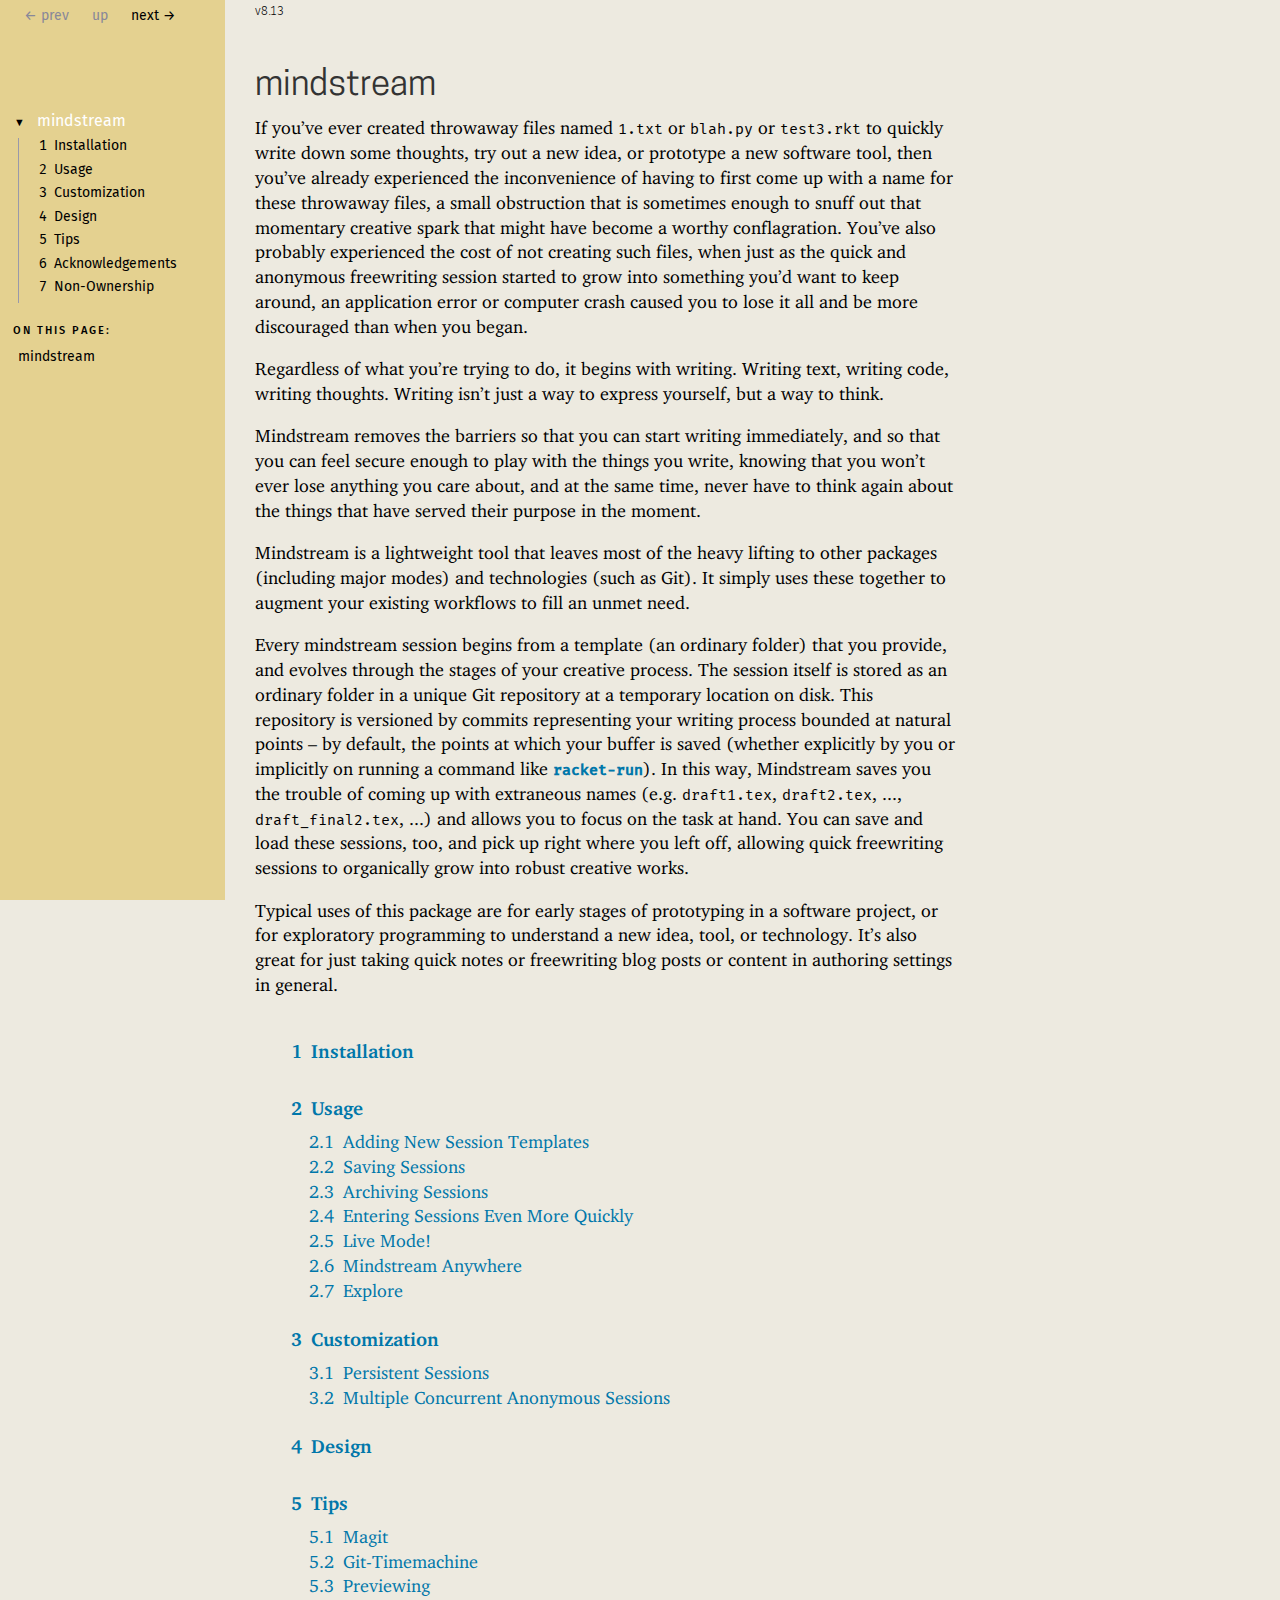
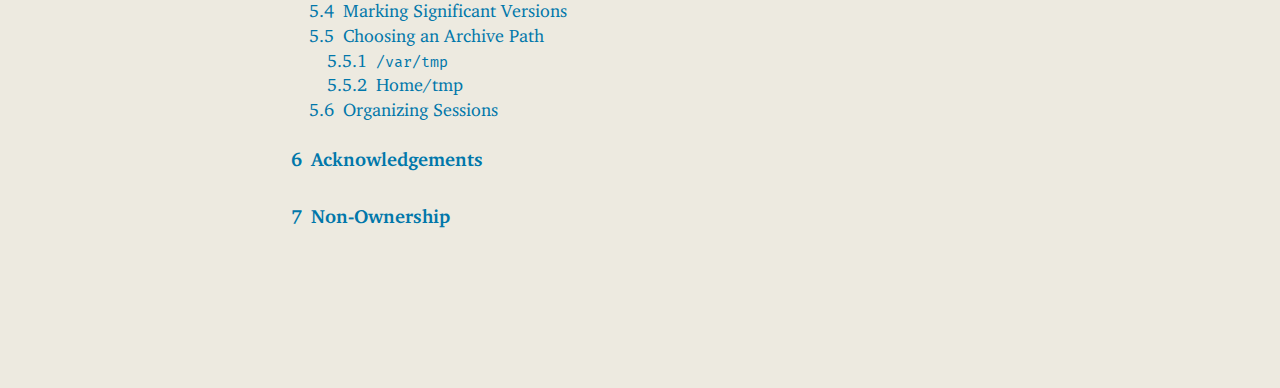
<file: index.html>
<!DOCTYPE html PUBLIC "-//W3C//DTD HTML 4.01 Transitional//EN" "http://www.w3.org/TR/html4/loose.dtd">
<html><head><meta http-equiv="content-type" content="text/html; charset=utf-8"/><meta name="viewport" content="width=device-width, initial-scale=0.8"/><title>mindstream</title><link rel="stylesheet" type="text/css" href="scribble.css" title="default"/><link rel="stylesheet" type="text/css" href="racket.css" title="default"/><link rel="stylesheet" type="text/css" href="manual-style.css" title="default"/><link rel="stylesheet" type="text/css" href="manual-racket.css" title="default"/><link rel="stylesheet" type="text/css" href="mindstream.css" title="default"/><script type="text/javascript" src="scribble-common.js"></script><script type="text/javascript" src="manual-racket.js"></script><!--[if IE 6]><style type="text/css">.SIEHidden { overflow: hidden; }</style><![endif]--></head><body id="scribble-racket-lang-org"><div class="tocset"><div class="tocview"><div class="tocviewlist tocviewlisttopspace"><div class="tocviewtitle"><table cellspacing="0" cellpadding="0"><tr><td style="width: 1em;"><a href="javascript:void(0);" title="Expand/Collapse" class="tocviewtoggle" onclick="TocviewToggle(this,&quot;tocview_0&quot;);">&#9660;</a></td><td></td><td><a href="" class="tocviewselflink" data-pltdoc="x">mindstream</a></td></tr></table></div><div class="tocviewsublistonly" style="display: block;" id="tocview_0"><table cellspacing="0" cellpadding="0"><tr><td align="right">1&nbsp;</td><td><a href="Installation.html" class="tocviewlink" data-pltdoc="x">Installation</a></td></tr><tr><td align="right">2&nbsp;</td><td><a href="Usage.html" class="tocviewlink" data-pltdoc="x">Usage</a></td></tr><tr><td align="right">3&nbsp;</td><td><a href="Customization.html" class="tocviewlink" data-pltdoc="x">Customization</a></td></tr><tr><td align="right">4&nbsp;</td><td><a href="Design.html" class="tocviewlink" data-pltdoc="x">Design</a></td></tr><tr><td align="right">5&nbsp;</td><td><a href="Tips.html" class="tocviewlink" data-pltdoc="x">Tips</a></td></tr><tr><td align="right">6&nbsp;</td><td><a href="Acknowledgements.html" class="tocviewlink" data-pltdoc="x">Acknowledgements</a></td></tr><tr><td align="right">7&nbsp;</td><td><a href="Non-Ownership.html" class="tocviewlink" data-pltdoc="x">Non-<wbr></wbr>Ownership</a></td></tr></table></div></div></div><div class="tocsub"><div class="tocsubtitle">On this page:</div><table class="tocsublist" cellspacing="0"><tr><td><span class="tocsublinknumber"></span><a href="#%28part._mindstream%29" class="tocsubseclink" data-pltdoc="x">mindstream</a></td></tr></table></div></div><div class="maincolumn"><div class="main"><div class="versionbox"><span class="version">8.13</span></div><div class="navsettop"><span class="navleft"><div class="nosearchform"></div>&nbsp;&nbsp;<span class="tocsettoggle">&nbsp;&nbsp;<a href="javascript:void(0);" title="show/hide table of contents" onclick="TocsetToggle();">contents</a></span></span><span class="navright">&nbsp;&nbsp;<span class="nonavigation">&larr; prev</span>&nbsp;&nbsp;<span class="nonavigation">up</span>&nbsp;&nbsp;<a href="Installation.html" title="forward to &quot;1 Installation&quot;" data-pltdoc="x" rel="next">next &rarr;</a></span>&nbsp;</div><h2 class="heading"><a name="(part._mindstream)"></a>mindstream<span class="button-group"><a href="#(part._mindstream)" class="heading-anchor" title="Link to here">🔗</a><span style="visibility: hidden"> </span></span></h2><p>If you&rsquo;ve ever created throwaway files named <span class="RktSym">1.txt</span><span class="RktMeta"></span> or <span class="RktSym">blah.py</span><span class="RktMeta"></span> or <span class="RktSym">test3.rkt</span><span class="RktMeta"></span> to quickly write down some thoughts, try out a new idea, or prototype a new software tool, then you&rsquo;ve already experienced the inconvenience of having to first come up with a name for these throwaway files, a small obstruction that is sometimes enough to snuff out that momentary creative spark that might have become a worthy conflagration. You&rsquo;ve also probably experienced the cost of not creating such files, when just as the quick and anonymous freewriting session started to grow into something you&rsquo;d want to keep around, an application error or computer crash caused you to lose it all and be more discouraged than when you began.</p><p>Regardless of what you&rsquo;re trying to do, it begins with writing. Writing text, writing code, writing thoughts. Writing isn&rsquo;t just a way to express yourself, but a way to think.</p><p>Mindstream removes the barriers so that you can start writing immediately, and so that you can feel secure enough to play with the things you write, knowing that you won&rsquo;t ever lose anything you care about, and at the same time, never have to think again about the things that have served their purpose in the moment.</p><p>Mindstream is a lightweight tool that leaves most of the heavy lifting to other packages (including major modes) and technologies (such as Git). It simply uses these together to augment your existing workflows to fill an unmet need.</p><p>Every mindstream session begins from a template (an ordinary folder) that you provide, and evolves through the stages of your creative process. The session itself is stored as an ordinary folder in a unique Git repository at a temporary location on disk. This repository is versioned by commits representing your writing process bounded at natural points &ndash; by default, the points at which your buffer is saved (whether explicitly by you or implicitly on running a command like <a href="https://racket-mode.com/#racket_002drun"><span style="font-weight: bold"><span class="RktSym">racket-run</span><span class="RktMeta"></span></span></a>). In this way, Mindstream saves you the trouble of coming up with extraneous names (e.g. <span class="RktSym">draft1.tex</span><span class="RktMeta"></span>, <span class="RktSym">draft2.tex</span><span class="RktMeta"></span>, ..., <span class="RktSym">draft_final2.tex</span><span class="RktMeta"></span>, ...) and allows you to focus on the task at hand. You can save and load these sessions, too, and pick up right where you left off, allowing quick freewriting sessions to organically grow into robust creative works.</p><p>Typical uses of this package are for early stages of prototyping in a software project, or for exploratory programming to understand a new idea, tool, or technology. It&rsquo;s also great for just taking quick notes or freewriting blog posts or content in authoring settings in general.</p><table cellspacing="0" cellpadding="0"><tr><td><p><span class="hspace">&nbsp;&nbsp;&nbsp;&nbsp;</span><a href="Installation.html" class="toptoclink" data-pltdoc="x">1<span class="hspace">&nbsp;</span>Installation</a></p></td></tr><tr><td><p><span class="hspace"></span></p></td></tr><tr><td><p><span class="hspace">&nbsp;&nbsp;&nbsp;&nbsp;</span><a href="Usage.html" class="toptoclink" data-pltdoc="x">2<span class="hspace">&nbsp;</span>Usage</a></p></td></tr><tr><td><p><span class="hspace">&nbsp;&nbsp;&nbsp;&nbsp;&nbsp;&nbsp;</span><a href="Usage.html#%28part._.Adding_.New_.Session_.Templates%29" class="toclink" data-pltdoc="x">2.1<span class="hspace">&nbsp;</span>Adding New Session Templates</a></p></td></tr><tr><td><p><span class="hspace">&nbsp;&nbsp;&nbsp;&nbsp;&nbsp;&nbsp;</span><a href="Usage.html#%28part._.Saving_.Sessions%29" class="toclink" data-pltdoc="x">2.2<span class="hspace">&nbsp;</span>Saving Sessions</a></p></td></tr><tr><td><p><span class="hspace">&nbsp;&nbsp;&nbsp;&nbsp;&nbsp;&nbsp;</span><a href="Usage.html#%28part._.Archiving_.Sessions%29" class="toclink" data-pltdoc="x">2.3<span class="hspace">&nbsp;</span>Archiving Sessions</a></p></td></tr><tr><td><p><span class="hspace">&nbsp;&nbsp;&nbsp;&nbsp;&nbsp;&nbsp;</span><a href="Usage.html#%28part._.Entering_.Sessions_.Even_.More_.Quickly%29" class="toclink" data-pltdoc="x">2.4<span class="hspace">&nbsp;</span>Entering Sessions Even More Quickly</a></p></td></tr><tr><td><p><span class="hspace">&nbsp;&nbsp;&nbsp;&nbsp;&nbsp;&nbsp;</span><a href="Usage.html#%28part._.Live_.Mode_%29" class="toclink" data-pltdoc="x">2.5<span class="hspace">&nbsp;</span>Live Mode!</a></p></td></tr><tr><td><p><span class="hspace">&nbsp;&nbsp;&nbsp;&nbsp;&nbsp;&nbsp;</span><a href="Usage.html#%28part._.Mindstream_.Anywhere%29" class="toclink" data-pltdoc="x">2.6<span class="hspace">&nbsp;</span>Mindstream Anywhere</a></p></td></tr><tr><td><p><span class="hspace">&nbsp;&nbsp;&nbsp;&nbsp;&nbsp;&nbsp;</span><a href="Usage.html#%28part._.Explore%29" class="toclink" data-pltdoc="x">2.7<span class="hspace">&nbsp;</span>Explore</a></p></td></tr><tr><td><p><span class="hspace"></span></p></td></tr><tr><td><p><span class="hspace">&nbsp;&nbsp;&nbsp;&nbsp;</span><a href="Customization.html" class="toptoclink" data-pltdoc="x">3<span class="hspace">&nbsp;</span>Customization</a></p></td></tr><tr><td><p><span class="hspace">&nbsp;&nbsp;&nbsp;&nbsp;&nbsp;&nbsp;</span><a href="Customization.html#%28part._.Persistent_.Sessions%29" class="toclink" data-pltdoc="x">3.1<span class="hspace">&nbsp;</span>Persistent Sessions</a></p></td></tr><tr><td><p><span class="hspace">&nbsp;&nbsp;&nbsp;&nbsp;&nbsp;&nbsp;</span><a href="Customization.html#%28part._.Multiple_.Concurrent_.Anonymous_.Sessions%29" class="toclink" data-pltdoc="x">3.2<span class="hspace">&nbsp;</span>Multiple Concurrent Anonymous Sessions</a></p></td></tr><tr><td><p><span class="hspace"></span></p></td></tr><tr><td><p><span class="hspace">&nbsp;&nbsp;&nbsp;&nbsp;</span><a href="Design.html" class="toptoclink" data-pltdoc="x">4<span class="hspace">&nbsp;</span>Design</a></p></td></tr><tr><td><p><span class="hspace"></span></p></td></tr><tr><td><p><span class="hspace">&nbsp;&nbsp;&nbsp;&nbsp;</span><a href="Tips.html" class="toptoclink" data-pltdoc="x">5<span class="hspace">&nbsp;</span>Tips</a></p></td></tr><tr><td><p><span class="hspace">&nbsp;&nbsp;&nbsp;&nbsp;&nbsp;&nbsp;</span><a href="Tips.html#%28part._.Magit%29" class="toclink" data-pltdoc="x">5.1<span class="hspace">&nbsp;</span>Magit</a></p></td></tr><tr><td><p><span class="hspace">&nbsp;&nbsp;&nbsp;&nbsp;&nbsp;&nbsp;</span><a href="Tips.html#%28part._.Git-.Timemachine%29" class="toclink" data-pltdoc="x">5.2<span class="hspace">&nbsp;</span>Git-Timemachine</a></p></td></tr><tr><td><p><span class="hspace">&nbsp;&nbsp;&nbsp;&nbsp;&nbsp;&nbsp;</span><a href="Tips.html#%28part._.Previewing%29" class="toclink" data-pltdoc="x">5.3<span class="hspace">&nbsp;</span>Previewing</a></p></td></tr><tr><td><p><span class="hspace">&nbsp;&nbsp;&nbsp;&nbsp;&nbsp;&nbsp;</span><a href="Tips.html#%28part._.Marking_.Significant_.Versions%29" class="toclink" data-pltdoc="x">5.4<span class="hspace">&nbsp;</span>Marking Significant Versions</a></p></td></tr><tr><td><p><span class="hspace">&nbsp;&nbsp;&nbsp;&nbsp;&nbsp;&nbsp;</span><a href="Tips.html#%28part._.Choosing_an_.Archive_.Path%29" class="toclink" data-pltdoc="x">5.5<span class="hspace">&nbsp;</span>Choosing an Archive Path</a></p></td></tr><tr><td><p><span class="hspace">&nbsp;&nbsp;&nbsp;&nbsp;&nbsp;&nbsp;&nbsp;&nbsp;</span><a href="Tips.html#%28part.__var_tmp%29" class="toclink" data-pltdoc="x">5.5.1<span class="hspace">&nbsp;</span><span class="RktSym">/var/tmp</span><span class="RktMeta"></span></a></p></td></tr><tr><td><p><span class="hspace">&nbsp;&nbsp;&nbsp;&nbsp;&nbsp;&nbsp;&nbsp;&nbsp;</span><a href="Tips.html#%28part._.Home_tmp%29" class="toclink" data-pltdoc="x">5.5.2<span class="hspace">&nbsp;</span>Home/tmp</a></p></td></tr><tr><td><p><span class="hspace">&nbsp;&nbsp;&nbsp;&nbsp;&nbsp;&nbsp;</span><a href="Tips.html#%28part._.Organizing_.Sessions%29" class="toclink" data-pltdoc="x">5.6<span class="hspace">&nbsp;</span>Organizing Sessions</a></p></td></tr><tr><td><p><span class="hspace"></span></p></td></tr><tr><td><p><span class="hspace">&nbsp;&nbsp;&nbsp;&nbsp;</span><a href="Acknowledgements.html" class="toptoclink" data-pltdoc="x">6<span class="hspace">&nbsp;</span>Acknowledgements</a></p></td></tr><tr><td><p><span class="hspace"></span></p></td></tr><tr><td><p><span class="hspace">&nbsp;&nbsp;&nbsp;&nbsp;</span><a href="Non-Ownership.html" class="toptoclink" data-pltdoc="x">7<span class="hspace">&nbsp;</span>Non-Ownership</a></p></td></tr></table><div class="navsetbottom"><span class="navleft"><div class="nosearchform"></div>&nbsp;&nbsp;<span class="tocsettoggle">&nbsp;&nbsp;<a href="javascript:void(0);" title="show/hide table of contents" onclick="TocsetToggle();">contents</a></span></span><span class="navright">&nbsp;&nbsp;<span class="nonavigation">&larr; prev</span>&nbsp;&nbsp;<span class="nonavigation">up</span>&nbsp;&nbsp;<a href="Installation.html" title="forward to &quot;1 Installation&quot;" data-pltdoc="x" rel="next">next &rarr;</a></span>&nbsp;</div></div></div><div id="contextindicator">&nbsp;</div></body></html>
</file>
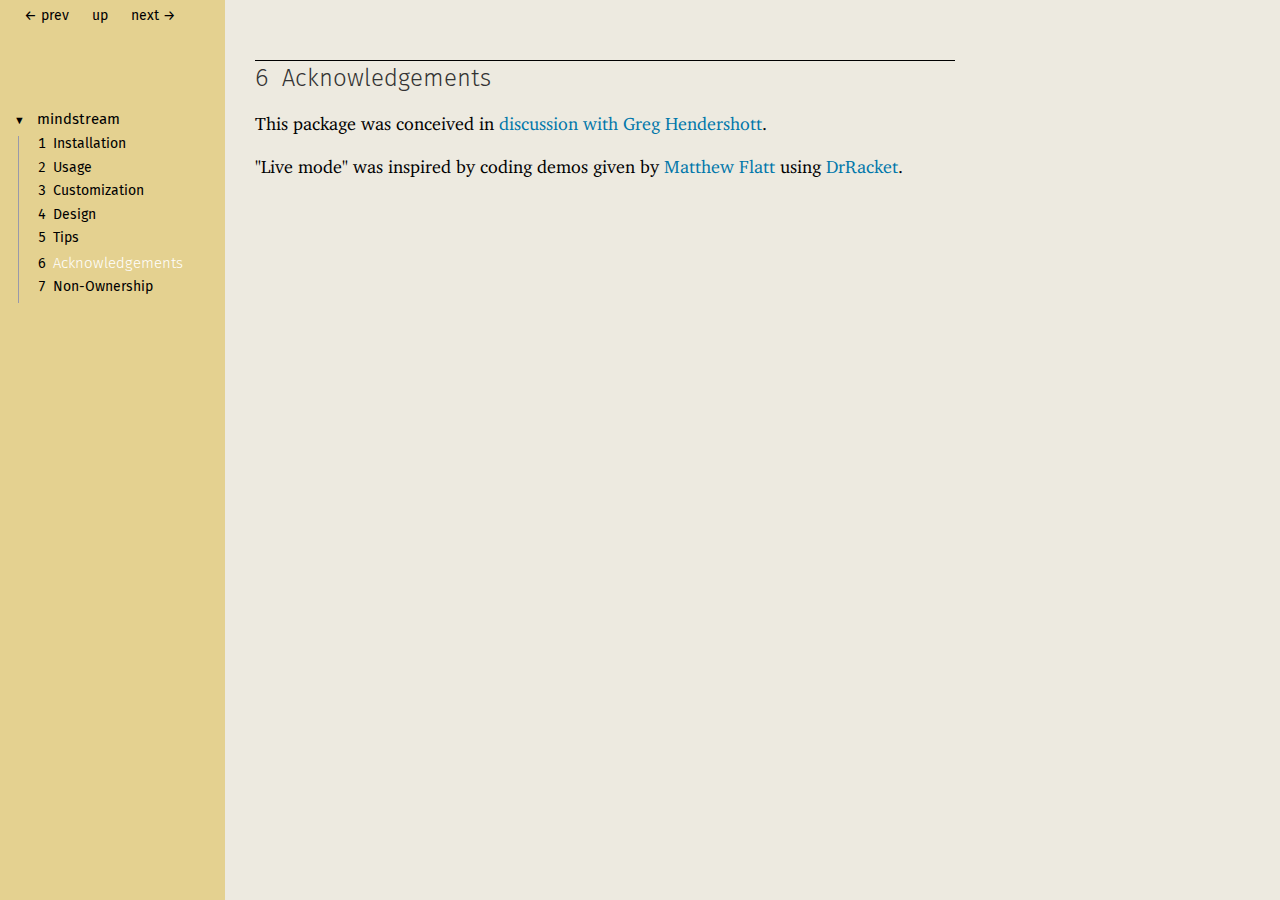
<file: Acknowledgements.html>
<!DOCTYPE html PUBLIC "-//W3C//DTD HTML 4.01 Transitional//EN" "http://www.w3.org/TR/html4/loose.dtd">
<html><head><meta http-equiv="content-type" content="text/html; charset=utf-8"/><meta name="viewport" content="width=device-width, initial-scale=0.8"/><title>6&nbsp;Acknowledgements</title><link rel="stylesheet" type="text/css" href="scribble.css" title="default"/><link rel="stylesheet" type="text/css" href="manual-style.css" title="default"/><link rel="stylesheet" type="text/css" href="manual-racket.css" title="default"/><link rel="stylesheet" type="text/css" href="mindstream.css" title="default"/><script type="text/javascript" src="scribble-common.js"></script><script type="text/javascript" src="manual-racket.js"></script><!--[if IE 6]><style type="text/css">.SIEHidden { overflow: hidden; }</style><![endif]--></head><body id="scribble-racket-lang-org"><div class="tocset"><div class="tocview"><div class="tocviewlist tocviewlisttopspace"><div class="tocviewtitle"><table cellspacing="0" cellpadding="0"><tr><td style="width: 1em;"><a href="javascript:void(0);" title="Expand/Collapse" class="tocviewtoggle" onclick="TocviewToggle(this,&quot;tocview_0&quot;);">&#9660;</a></td><td></td><td><a href="index.html" class="tocviewlink" data-pltdoc="x">mindstream</a></td></tr></table></div><div class="tocviewsublistonly" style="display: block;" id="tocview_0"><table cellspacing="0" cellpadding="0"><tr><td align="right">1&nbsp;</td><td><a href="Installation.html" class="tocviewlink" data-pltdoc="x">Installation</a></td></tr><tr><td align="right">2&nbsp;</td><td><a href="Usage.html" class="tocviewlink" data-pltdoc="x">Usage</a></td></tr><tr><td align="right">3&nbsp;</td><td><a href="Customization.html" class="tocviewlink" data-pltdoc="x">Customization</a></td></tr><tr><td align="right">4&nbsp;</td><td><a href="Design.html" class="tocviewlink" data-pltdoc="x">Design</a></td></tr><tr><td align="right">5&nbsp;</td><td><a href="Tips.html" class="tocviewlink" data-pltdoc="x">Tips</a></td></tr><tr><td align="right">6&nbsp;</td><td><a href="Acknowledgements.html" class="tocviewselflink" data-pltdoc="x">Acknowledgements</a></td></tr><tr><td align="right">7&nbsp;</td><td><a href="Non-Ownership.html" class="tocviewlink" data-pltdoc="x">Non-<wbr></wbr>Ownership</a></td></tr></table></div></div></div></div><div class="maincolumn"><div class="main"><div class="navsettop"><span class="navleft"><div class="nosearchform"></div>&nbsp;&nbsp;<span class="tocsettoggle">&nbsp;&nbsp;<a href="javascript:void(0);" title="show/hide table of contents" onclick="TocsetToggle();">contents</a></span></span><span class="navright">&nbsp;&nbsp;<a href="Tips.html" title="backward to &quot;5 Tips&quot;" data-pltdoc="x" rel="prev">&larr; prev</a>&nbsp;&nbsp;<a href="index.html" title="up to &quot;mindstream&quot;" data-pltdoc="x">up</a>&nbsp;&nbsp;<a href="Non-Ownership.html" title="forward to &quot;7 Non-Ownership&quot;" data-pltdoc="x" rel="next">next &rarr;</a></span>&nbsp;</div><h3 class="heading">6<tt>&nbsp;</tt><a name="(part._.Acknowledgements)"></a>Acknowledgements<span class="button-group"><a href="#(part._.Acknowledgements)" class="heading-anchor" title="Link to here">🔗</a><span style="visibility: hidden"> </span></span></h3><p>This package was conceived in <a href="https://github.com/greghendershott/racket-mode/issues/628">discussion with Greg Hendershott</a>.</p><p>"Live mode" was inspired by coding demos given by <a href="https://users.cs.utah.edu/~mflatt/">Matthew Flatt</a> using <a href="https://docs.racket-lang.org/drracket/index.html">DrRacket</a>.</p><div class="navsetbottom"><span class="navleft"><div class="nosearchform"></div>&nbsp;&nbsp;<span class="tocsettoggle">&nbsp;&nbsp;<a href="javascript:void(0);" title="show/hide table of contents" onclick="TocsetToggle();">contents</a></span></span><span class="navright">&nbsp;&nbsp;<a href="Tips.html" title="backward to &quot;5 Tips&quot;" data-pltdoc="x" rel="prev">&larr; prev</a>&nbsp;&nbsp;<a href="index.html" title="up to &quot;mindstream&quot;" data-pltdoc="x">up</a>&nbsp;&nbsp;<a href="Non-Ownership.html" title="forward to &quot;7 Non-Ownership&quot;" data-pltdoc="x" rel="next">next &rarr;</a></span>&nbsp;</div></div></div><div id="contextindicator">&nbsp;</div></body></html>
</file>
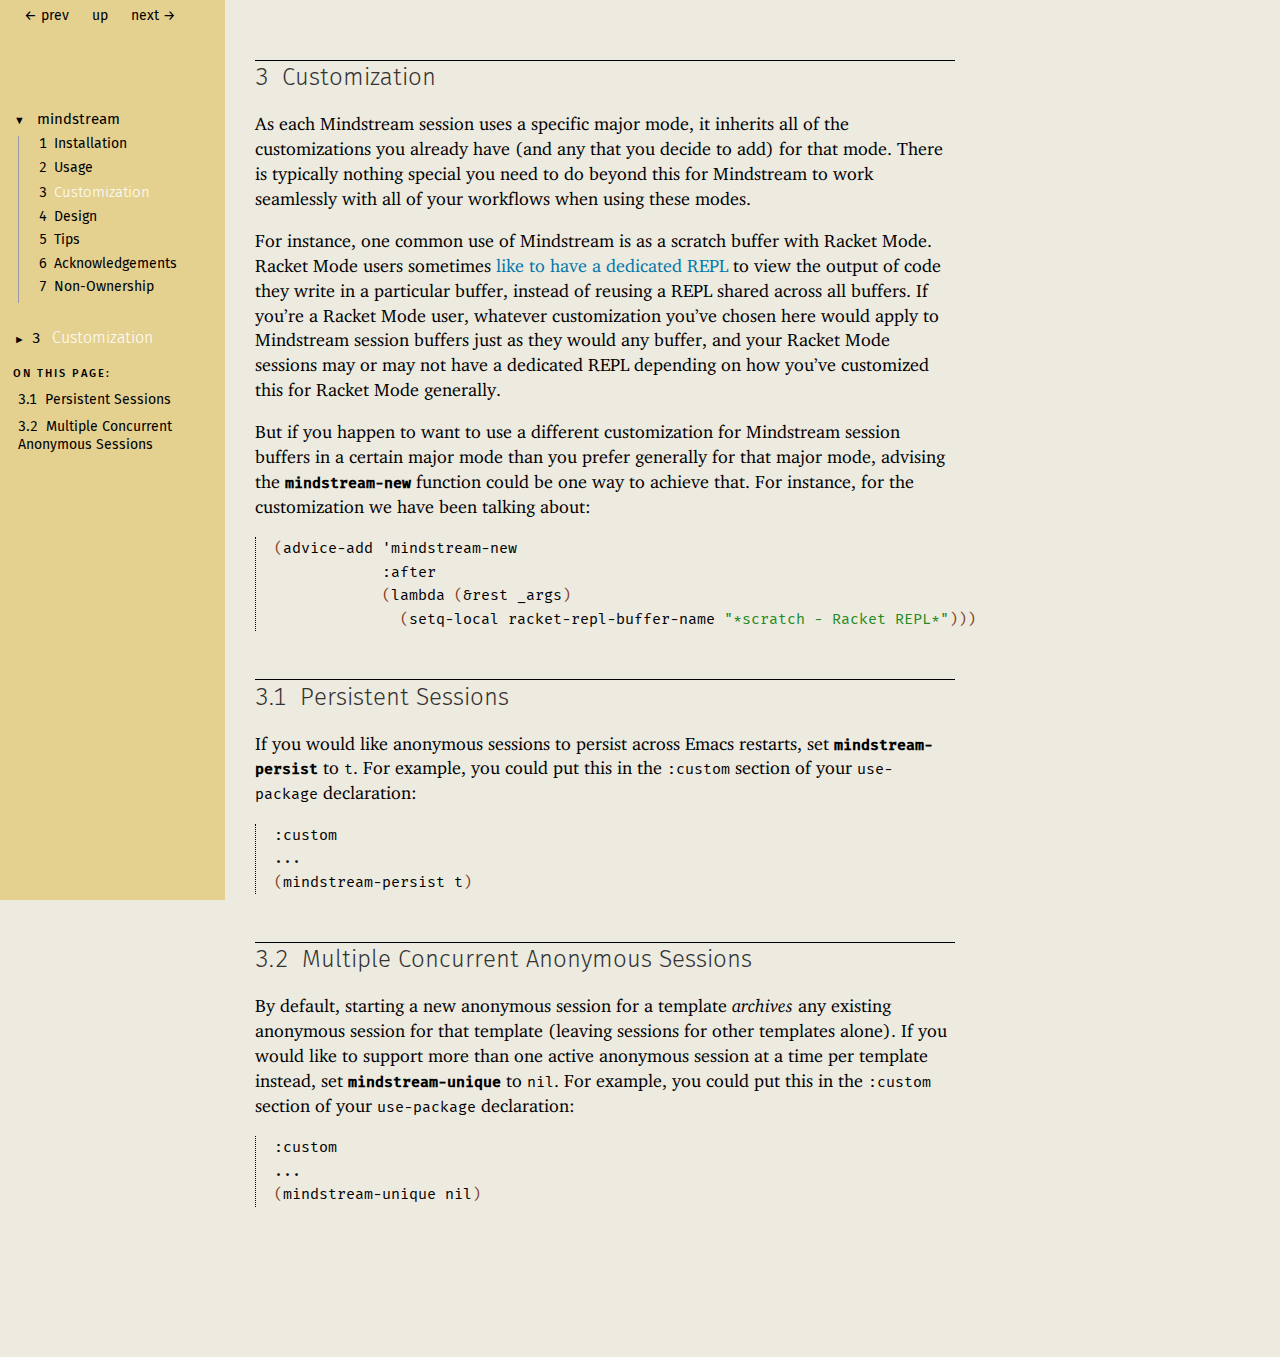
<file: Customization.html>
<!DOCTYPE html PUBLIC "-//W3C//DTD HTML 4.01 Transitional//EN" "http://www.w3.org/TR/html4/loose.dtd">
<html><head><meta http-equiv="content-type" content="text/html; charset=utf-8"/><meta name="viewport" content="width=device-width, initial-scale=0.8"/><title>3&nbsp;Customization</title><link rel="stylesheet" type="text/css" href="scribble.css" title="default"/><link rel="stylesheet" type="text/css" href="racket.css" title="default"/><link rel="stylesheet" type="text/css" href="manual-style.css" title="default"/><link rel="stylesheet" type="text/css" href="manual-racket.css" title="default"/><link rel="stylesheet" type="text/css" href="mindstream.css" title="default"/><script type="text/javascript" src="scribble-common.js"></script><script type="text/javascript" src="manual-racket.js"></script><!--[if IE 6]><style type="text/css">.SIEHidden { overflow: hidden; }</style><![endif]--></head><body id="scribble-racket-lang-org"><div class="tocset"><div class="tocview"><div class="tocviewlist tocviewlisttopspace"><div class="tocviewtitle"><table cellspacing="0" cellpadding="0"><tr><td style="width: 1em;"><a href="javascript:void(0);" title="Expand/Collapse" class="tocviewtoggle" onclick="TocviewToggle(this,&quot;tocview_0&quot;);">&#9660;</a></td><td></td><td><a href="index.html" class="tocviewlink" data-pltdoc="x">mindstream</a></td></tr></table></div><div class="tocviewsublisttop" style="display: block;" id="tocview_0"><table cellspacing="0" cellpadding="0"><tr><td align="right">1&nbsp;</td><td><a href="Installation.html" class="tocviewlink" data-pltdoc="x">Installation</a></td></tr><tr><td align="right">2&nbsp;</td><td><a href="Usage.html" class="tocviewlink" data-pltdoc="x">Usage</a></td></tr><tr><td align="right">3&nbsp;</td><td><a href="Customization.html" class="tocviewselflink" data-pltdoc="x">Customization</a></td></tr><tr><td align="right">4&nbsp;</td><td><a href="Design.html" class="tocviewlink" data-pltdoc="x">Design</a></td></tr><tr><td align="right">5&nbsp;</td><td><a href="Tips.html" class="tocviewlink" data-pltdoc="x">Tips</a></td></tr><tr><td align="right">6&nbsp;</td><td><a href="Acknowledgements.html" class="tocviewlink" data-pltdoc="x">Acknowledgements</a></td></tr><tr><td align="right">7&nbsp;</td><td><a href="Non-Ownership.html" class="tocviewlink" data-pltdoc="x">Non-<wbr></wbr>Ownership</a></td></tr></table></div></div><div class="tocviewlist"><table cellspacing="0" cellpadding="0"><tr><td style="width: 1em;"><a href="javascript:void(0);" title="Expand/Collapse" class="tocviewtoggle" onclick="TocviewToggle(this,&quot;tocview_1&quot;);">&#9658;</a></td><td>3&nbsp;</td><td><a href="Customization.html" class="tocviewselflink" data-pltdoc="x">Customization</a></td></tr></table><div class="tocviewsublistbottom" style="display: none;" id="tocview_1"><table cellspacing="0" cellpadding="0"><tr><td align="right">3.1&nbsp;</td><td><a href="Customization.html#%28part._.Persistent_.Sessions%29" class="tocviewlink" data-pltdoc="x">Persistent Sessions</a></td></tr><tr><td align="right">3.2&nbsp;</td><td><a href="Customization.html#%28part._.Multiple_.Concurrent_.Anonymous_.Sessions%29" class="tocviewlink" data-pltdoc="x">Multiple Concurrent Anonymous Sessions</a></td></tr></table></div></div></div><div class="tocsub"><div class="tocsubtitle">On this page:</div><table class="tocsublist" cellspacing="0"><tr><td><span class="tocsublinknumber">3.1<tt>&nbsp;</tt></span><a href="#%28part._.Persistent_.Sessions%29" class="tocsubseclink" data-pltdoc="x">Persistent Sessions</a></td></tr><tr><td><span class="tocsublinknumber">3.2<tt>&nbsp;</tt></span><a href="#%28part._.Multiple_.Concurrent_.Anonymous_.Sessions%29" class="tocsubseclink" data-pltdoc="x">Multiple Concurrent Anonymous Sessions</a></td></tr></table></div></div><div class="maincolumn"><div class="main"><div class="navsettop"><span class="navleft"><div class="nosearchform"></div>&nbsp;&nbsp;<span class="tocsettoggle">&nbsp;&nbsp;<a href="javascript:void(0);" title="show/hide table of contents" onclick="TocsetToggle();">contents</a></span></span><span class="navright">&nbsp;&nbsp;<a href="Usage.html" title="backward to &quot;2 Usage&quot;" data-pltdoc="x" rel="prev">&larr; prev</a>&nbsp;&nbsp;<a href="index.html" title="up to &quot;mindstream&quot;" data-pltdoc="x">up</a>&nbsp;&nbsp;<a href="Design.html" title="forward to &quot;4 Design&quot;" data-pltdoc="x" rel="next">next &rarr;</a></span>&nbsp;</div><h3 class="heading">3<tt>&nbsp;</tt><a name="(part._.Customization)"></a>Customization<span class="button-group"><a href="#(part._.Customization)" class="heading-anchor" title="Link to here">🔗</a><span style="visibility: hidden"> </span></span></h3><p>As each Mindstream session uses a specific major mode, it inherits all of the customizations you already have (and any that you decide to add) for that mode. There is typically nothing special you need to do beyond this for Mindstream to work seamlessly with all of your workflows when using these modes.</p><p>For instance, one common use of Mindstream is as a scratch buffer with Racket Mode. Racket Mode users sometimes <a href="https://racket-mode.com/#Edit-buffers-and-REPL-buffers">like to have a dedicated REPL</a> to view the output of code they write in a particular buffer, instead of reusing a REPL shared across all buffers. If you&rsquo;re a Racket Mode user, whatever customization you&rsquo;ve chosen here would apply to Mindstream session buffers just as they would any buffer, and your Racket Mode sessions may or may not have a dedicated REPL depending on how you&rsquo;ve customized this for Racket Mode generally.</p><p>But if you happen to want to use a different customization for Mindstream session buffers in a certain major mode than you prefer generally for that major mode, advising the <span style="font-weight: bold"><span class="RktSym">mindstream-new</span><span class="RktMeta"></span></span> function could be one way to achieve that. For instance, for the customization we have been talking about:</p><blockquote class="SCodeFlow"><table cellspacing="0" cellpadding="0" class="RktBlk"><tr><td><span class="RktPn">(</span><span class="RktSym">advice-add</span><span class="RktMeta"></span><span class="hspace">&nbsp;</span><span class="RktMeta"></span><span class="RktSym">'</span><span class="RktSym">mindstream-new</span><span class="RktMeta"></span></td></tr><tr><td><span class="RktMeta"></span><span class="hspace">&nbsp;&nbsp;&nbsp;&nbsp;&nbsp;&nbsp;&nbsp;&nbsp;&nbsp;&nbsp;&nbsp;&nbsp;</span><span class="RktMeta"></span><span class="RktSym">:after</span><span class="RktMeta"></span></td></tr><tr><td><span class="RktMeta"></span><span class="hspace">&nbsp;&nbsp;&nbsp;&nbsp;&nbsp;&nbsp;&nbsp;&nbsp;&nbsp;&nbsp;&nbsp;&nbsp;</span><span class="RktMeta"></span><span class="RktPn">(</span><span class="RktSym">lambda</span><span class="RktMeta"></span><span class="hspace">&nbsp;</span><span class="RktMeta"></span><span class="RktPn">(</span><span class="RktSym">&amp;rest</span><span class="RktMeta"></span><span class="hspace">&nbsp;</span><span class="RktMeta"></span><span class="RktSym">_args</span><span class="RktPn">)</span><span class="RktMeta"></span></td></tr><tr><td><span class="RktMeta"></span><span class="hspace">&nbsp;&nbsp;&nbsp;&nbsp;&nbsp;&nbsp;&nbsp;&nbsp;&nbsp;&nbsp;&nbsp;&nbsp;&nbsp;&nbsp;</span><span class="RktMeta"></span><span class="RktPn">(</span><span class="RktSym">setq-local</span><span class="RktMeta"></span><span class="hspace">&nbsp;</span><span class="RktMeta"></span><span class="RktSym">racket-repl-buffer-name</span><span class="RktMeta"></span><span class="hspace">&nbsp;</span><span class="RktMeta"></span><span class="RktVal">"*scratch</span><span class="hspace">&nbsp;</span><span class="RktVal">-</span><span class="hspace">&nbsp;</span><span class="RktVal">Racket</span><span class="hspace">&nbsp;</span><span class="RktVal">REPL*"</span><span class="RktPn">)</span><span class="RktPn">)</span><span class="RktPn">)</span><span class="RktMeta"></span></td></tr></table></blockquote><h4 class="heading">3.1<tt>&nbsp;</tt><a name="(part._.Persistent_.Sessions)"></a>Persistent Sessions<span class="button-group"><a href="#(part._.Persistent_.Sessions)" class="heading-anchor" title="Link to here">🔗</a><span style="visibility: hidden"> </span></span></h4><p>If you would like anonymous sessions to persist across Emacs restarts, set <span style="font-weight: bold"><span class="RktSym">mindstream-persist</span><span class="RktMeta"></span></span> to <span class="RktSym">t</span><span class="RktMeta"></span>. For example, you could put this in the <span class="RktSym">:custom</span><span class="RktMeta"></span> section of your <span class="RktSym">use-package</span><span class="RktMeta"></span> declaration:</p><blockquote class="SCodeFlow"><table cellspacing="0" cellpadding="0" class="RktBlk"><tr><td><span class="RktSym">:custom</span><span class="RktMeta"></span></td></tr><tr><td><span class="RktMeta"></span><span class="RktSym">...</span><span class="RktMeta"></span></td></tr><tr><td><span class="RktMeta"></span><span class="RktPn">(</span><span class="RktSym">mindstream-persist</span><span class="RktMeta"></span><span class="hspace">&nbsp;</span><span class="RktMeta"></span><span class="RktSym">t</span><span class="RktPn">)</span><span class="RktMeta"></span></td></tr></table></blockquote><h4 class="heading">3.2<tt>&nbsp;</tt><a name="(part._.Multiple_.Concurrent_.Anonymous_.Sessions)"></a>Multiple Concurrent Anonymous Sessions<span class="button-group"><a href="#(part._.Multiple_.Concurrent_.Anonymous_.Sessions)" class="heading-anchor" title="Link to here">🔗</a><span style="visibility: hidden"> </span></span></h4><p>By default, starting a new anonymous session for a template <span class="emph">archives</span> any existing anonymous session for that template (leaving sessions for other templates alone). If you would like to support more than one active anonymous session at a time per template instead, set <span style="font-weight: bold"><span class="RktSym">mindstream-unique</span><span class="RktMeta"></span></span> to <span class="RktSym">nil</span><span class="RktMeta"></span>. For example, you could put this in the <span class="RktSym">:custom</span><span class="RktMeta"></span> section of your <span class="RktSym">use-package</span><span class="RktMeta"></span> declaration:</p><blockquote class="SCodeFlow"><table cellspacing="0" cellpadding="0" class="RktBlk"><tr><td><span class="RktSym">:custom</span><span class="RktMeta"></span></td></tr><tr><td><span class="RktMeta"></span><span class="RktSym">...</span><span class="RktMeta"></span></td></tr><tr><td><span class="RktMeta"></span><span class="RktPn">(</span><span class="RktSym">mindstream-unique</span><span class="RktMeta"></span><span class="hspace">&nbsp;</span><span class="RktMeta"></span><span class="RktSym">nil</span><span class="RktPn">)</span><span class="RktMeta"></span></td></tr></table></blockquote><div class="navsetbottom"><span class="navleft"><div class="nosearchform"></div>&nbsp;&nbsp;<span class="tocsettoggle">&nbsp;&nbsp;<a href="javascript:void(0);" title="show/hide table of contents" onclick="TocsetToggle();">contents</a></span></span><span class="navright">&nbsp;&nbsp;<a href="Usage.html" title="backward to &quot;2 Usage&quot;" data-pltdoc="x" rel="prev">&larr; prev</a>&nbsp;&nbsp;<a href="index.html" title="up to &quot;mindstream&quot;" data-pltdoc="x">up</a>&nbsp;&nbsp;<a href="Design.html" title="forward to &quot;4 Design&quot;" data-pltdoc="x" rel="next">next &rarr;</a></span>&nbsp;</div></div></div><div id="contextindicator">&nbsp;</div></body></html>
</file>
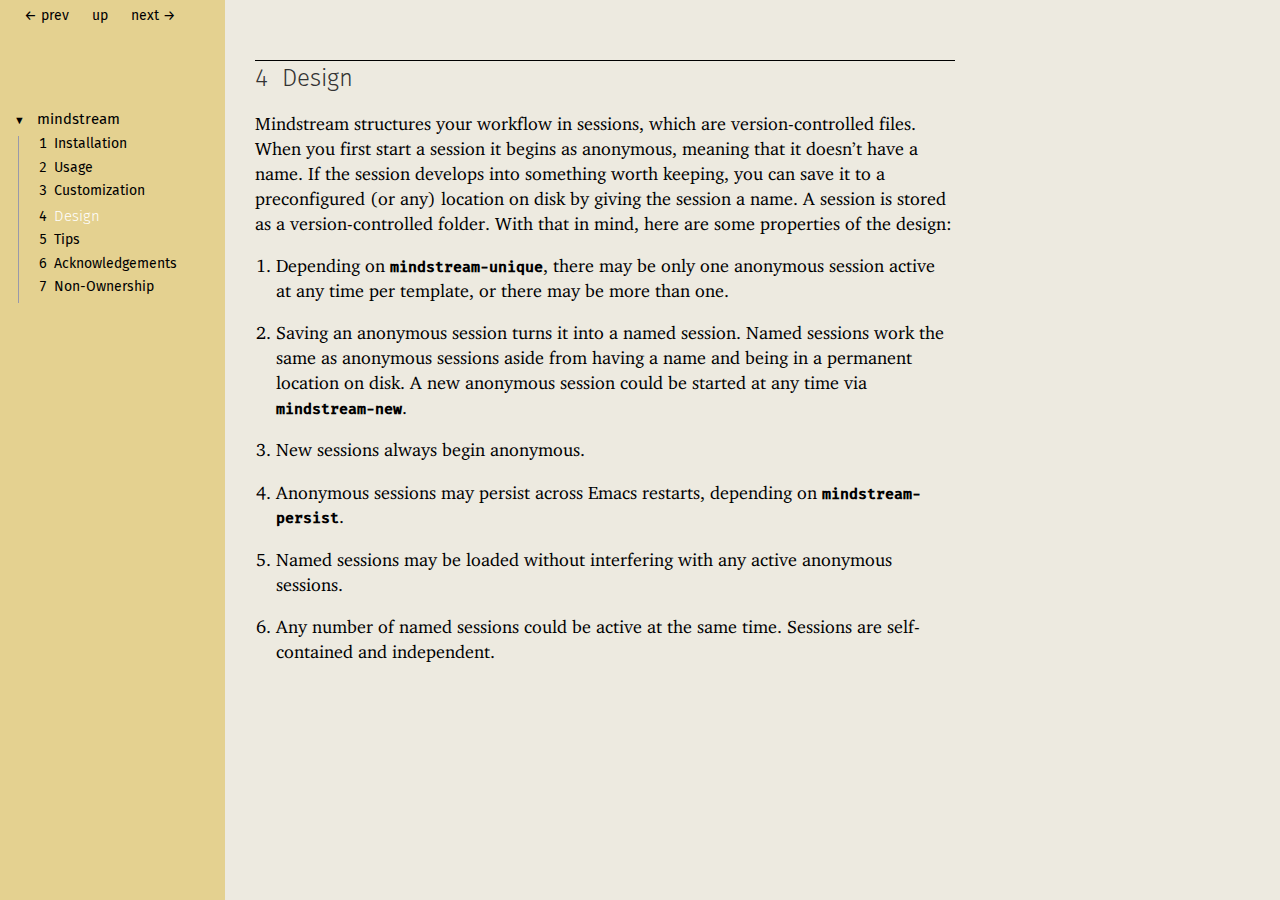
<file: Design.html>
<!DOCTYPE html PUBLIC "-//W3C//DTD HTML 4.01 Transitional//EN" "http://www.w3.org/TR/html4/loose.dtd">
<html><head><meta http-equiv="content-type" content="text/html; charset=utf-8"/><meta name="viewport" content="width=device-width, initial-scale=0.8"/><title>4&nbsp;Design</title><link rel="stylesheet" type="text/css" href="scribble.css" title="default"/><link rel="stylesheet" type="text/css" href="racket.css" title="default"/><link rel="stylesheet" type="text/css" href="manual-style.css" title="default"/><link rel="stylesheet" type="text/css" href="manual-racket.css" title="default"/><link rel="stylesheet" type="text/css" href="mindstream.css" title="default"/><script type="text/javascript" src="scribble-common.js"></script><script type="text/javascript" src="manual-racket.js"></script><!--[if IE 6]><style type="text/css">.SIEHidden { overflow: hidden; }</style><![endif]--></head><body id="scribble-racket-lang-org"><div class="tocset"><div class="tocview"><div class="tocviewlist tocviewlisttopspace"><div class="tocviewtitle"><table cellspacing="0" cellpadding="0"><tr><td style="width: 1em;"><a href="javascript:void(0);" title="Expand/Collapse" class="tocviewtoggle" onclick="TocviewToggle(this,&quot;tocview_0&quot;);">&#9660;</a></td><td></td><td><a href="index.html" class="tocviewlink" data-pltdoc="x">mindstream</a></td></tr></table></div><div class="tocviewsublistonly" style="display: block;" id="tocview_0"><table cellspacing="0" cellpadding="0"><tr><td align="right">1&nbsp;</td><td><a href="Installation.html" class="tocviewlink" data-pltdoc="x">Installation</a></td></tr><tr><td align="right">2&nbsp;</td><td><a href="Usage.html" class="tocviewlink" data-pltdoc="x">Usage</a></td></tr><tr><td align="right">3&nbsp;</td><td><a href="Customization.html" class="tocviewlink" data-pltdoc="x">Customization</a></td></tr><tr><td align="right">4&nbsp;</td><td><a href="Design.html" class="tocviewselflink" data-pltdoc="x">Design</a></td></tr><tr><td align="right">5&nbsp;</td><td><a href="Tips.html" class="tocviewlink" data-pltdoc="x">Tips</a></td></tr><tr><td align="right">6&nbsp;</td><td><a href="Acknowledgements.html" class="tocviewlink" data-pltdoc="x">Acknowledgements</a></td></tr><tr><td align="right">7&nbsp;</td><td><a href="Non-Ownership.html" class="tocviewlink" data-pltdoc="x">Non-<wbr></wbr>Ownership</a></td></tr></table></div></div></div></div><div class="maincolumn"><div class="main"><div class="navsettop"><span class="navleft"><div class="nosearchform"></div>&nbsp;&nbsp;<span class="tocsettoggle">&nbsp;&nbsp;<a href="javascript:void(0);" title="show/hide table of contents" onclick="TocsetToggle();">contents</a></span></span><span class="navright">&nbsp;&nbsp;<a href="Customization.html" title="backward to &quot;3 Customization&quot;" data-pltdoc="x" rel="prev">&larr; prev</a>&nbsp;&nbsp;<a href="index.html" title="up to &quot;mindstream&quot;" data-pltdoc="x">up</a>&nbsp;&nbsp;<a href="Tips.html" title="forward to &quot;5 Tips&quot;" data-pltdoc="x" rel="next">next &rarr;</a></span>&nbsp;</div><h3 class="heading">4<tt>&nbsp;</tt><a name="(part._.Design)"></a>Design<span class="button-group"><a href="#(part._.Design)" class="heading-anchor" title="Link to here">🔗</a><span style="visibility: hidden"> </span></span></h3><p>Mindstream structures your workflow in sessions, which are version-controlled files. When you first start a session it begins as anonymous, meaning that it doesn&rsquo;t have a name. If the session develops into something worth keeping, you can save it to a preconfigured (or any) location on disk by giving the session a name. A session is stored as a version-controlled folder. With that in mind, here are some properties of the design:</p><ol><li><p>Depending on <span style="font-weight: bold"><span class="RktSym">mindstream-unique</span><span class="RktMeta"></span></span>, there may be only one anonymous session active at any time per template, or there may be more than one.</p></li><li><p>Saving an anonymous session turns it into a named session. Named sessions work the same as anonymous sessions aside from having a name and being in a permanent location on disk. A new anonymous session could be started at any time via <span style="font-weight: bold"><span class="RktSym">mindstream-new</span><span class="RktMeta"></span></span>.</p></li><li><p>New sessions always begin anonymous.</p></li><li><p>Anonymous sessions may persist across Emacs restarts, depending on <span style="font-weight: bold"><span class="RktSym">mindstream-persist</span><span class="RktMeta"></span></span>.</p></li><li><p>Named sessions may be loaded without interfering with any active anonymous sessions.</p></li><li><p>Any number of named sessions could be active at the same time. Sessions are self-contained and independent.</p></li></ol><div class="navsetbottom"><span class="navleft"><div class="nosearchform"></div>&nbsp;&nbsp;<span class="tocsettoggle">&nbsp;&nbsp;<a href="javascript:void(0);" title="show/hide table of contents" onclick="TocsetToggle();">contents</a></span></span><span class="navright">&nbsp;&nbsp;<a href="Customization.html" title="backward to &quot;3 Customization&quot;" data-pltdoc="x" rel="prev">&larr; prev</a>&nbsp;&nbsp;<a href="index.html" title="up to &quot;mindstream&quot;" data-pltdoc="x">up</a>&nbsp;&nbsp;<a href="Tips.html" title="forward to &quot;5 Tips&quot;" data-pltdoc="x" rel="next">next &rarr;</a></span>&nbsp;</div></div></div><div id="contextindicator">&nbsp;</div></body></html>
</file>
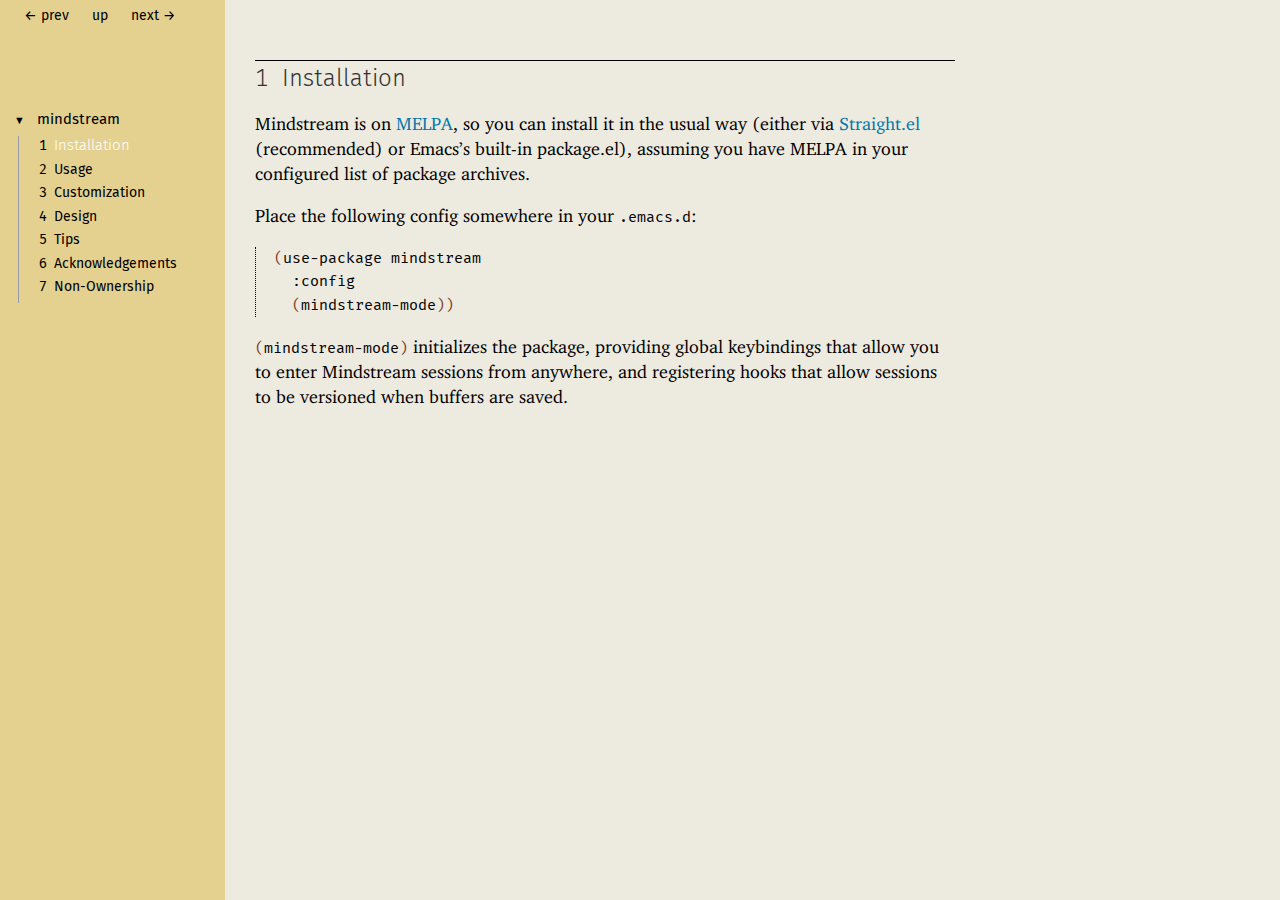
<file: Installation.html>
<!DOCTYPE html PUBLIC "-//W3C//DTD HTML 4.01 Transitional//EN" "http://www.w3.org/TR/html4/loose.dtd">
<html><head><meta http-equiv="content-type" content="text/html; charset=utf-8"/><meta name="viewport" content="width=device-width, initial-scale=0.8"/><title>1&nbsp;Installation</title><link rel="stylesheet" type="text/css" href="scribble.css" title="default"/><link rel="stylesheet" type="text/css" href="racket.css" title="default"/><link rel="stylesheet" type="text/css" href="manual-style.css" title="default"/><link rel="stylesheet" type="text/css" href="manual-racket.css" title="default"/><link rel="stylesheet" type="text/css" href="mindstream.css" title="default"/><script type="text/javascript" src="scribble-common.js"></script><script type="text/javascript" src="manual-racket.js"></script><!--[if IE 6]><style type="text/css">.SIEHidden { overflow: hidden; }</style><![endif]--></head><body id="scribble-racket-lang-org"><div class="tocset"><div class="tocview"><div class="tocviewlist tocviewlisttopspace"><div class="tocviewtitle"><table cellspacing="0" cellpadding="0"><tr><td style="width: 1em;"><a href="javascript:void(0);" title="Expand/Collapse" class="tocviewtoggle" onclick="TocviewToggle(this,&quot;tocview_0&quot;);">&#9660;</a></td><td></td><td><a href="index.html" class="tocviewlink" data-pltdoc="x">mindstream</a></td></tr></table></div><div class="tocviewsublistonly" style="display: block;" id="tocview_0"><table cellspacing="0" cellpadding="0"><tr><td align="right">1&nbsp;</td><td><a href="Installation.html" class="tocviewselflink" data-pltdoc="x">Installation</a></td></tr><tr><td align="right">2&nbsp;</td><td><a href="Usage.html" class="tocviewlink" data-pltdoc="x">Usage</a></td></tr><tr><td align="right">3&nbsp;</td><td><a href="Customization.html" class="tocviewlink" data-pltdoc="x">Customization</a></td></tr><tr><td align="right">4&nbsp;</td><td><a href="Design.html" class="tocviewlink" data-pltdoc="x">Design</a></td></tr><tr><td align="right">5&nbsp;</td><td><a href="Tips.html" class="tocviewlink" data-pltdoc="x">Tips</a></td></tr><tr><td align="right">6&nbsp;</td><td><a href="Acknowledgements.html" class="tocviewlink" data-pltdoc="x">Acknowledgements</a></td></tr><tr><td align="right">7&nbsp;</td><td><a href="Non-Ownership.html" class="tocviewlink" data-pltdoc="x">Non-<wbr></wbr>Ownership</a></td></tr></table></div></div></div></div><div class="maincolumn"><div class="main"><div class="navsettop"><span class="navleft"><div class="nosearchform"></div>&nbsp;&nbsp;<span class="tocsettoggle">&nbsp;&nbsp;<a href="javascript:void(0);" title="show/hide table of contents" onclick="TocsetToggle();">contents</a></span></span><span class="navright">&nbsp;&nbsp;<a href="index.html" title="backward to &quot;mindstream&quot;" data-pltdoc="x" rel="prev">&larr; prev</a>&nbsp;&nbsp;<a href="index.html" title="up to &quot;mindstream&quot;" data-pltdoc="x">up</a>&nbsp;&nbsp;<a href="Usage.html" title="forward to &quot;2 Usage&quot;" data-pltdoc="x" rel="next">next &rarr;</a></span>&nbsp;</div><h3 class="heading">1<tt>&nbsp;</tt><a name="(part._.Installation)"></a>Installation<span class="button-group"><a href="#(part._.Installation)" class="heading-anchor" title="Link to here">🔗</a><span style="visibility: hidden"> </span></span></h3><p>Mindstream is on <a href="https://melpa.org/">MELPA</a>, so you can install it in the usual way (either via <a href="https://github.com/radian-software/straight.el">Straight.el</a> (recommended) or Emacs&rsquo;s built-in package.el), assuming you have MELPA in your configured list of package archives.</p><p>Place the following config somewhere in your <span class="RktSym">.emacs.d</span><span class="RktMeta"></span>:</p><blockquote class="SCodeFlow"><table cellspacing="0" cellpadding="0" class="RktBlk"><tr><td><span class="RktPn">(</span><span class="RktSym">use-package</span><span class="RktMeta"></span><span class="hspace">&nbsp;</span><span class="RktMeta"></span><span class="RktSym">mindstream</span><span class="RktMeta"></span></td></tr><tr><td><span class="RktMeta"></span><span class="hspace">&nbsp;&nbsp;</span><span class="RktMeta"></span><span class="RktSym">:config</span><span class="RktMeta"></span></td></tr><tr><td><span class="RktMeta"></span><span class="hspace">&nbsp;&nbsp;</span><span class="RktMeta"></span><span class="RktPn">(</span><span class="RktSym">mindstream-mode</span><span class="RktPn">)</span><span class="RktPn">)</span><span class="RktMeta"></span></td></tr></table></blockquote><p><span class="RktPn">(</span><span class="RktSym">mindstream-mode</span><span class="RktPn">)</span><span class="RktMeta"></span> initializes the package, providing global keybindings that allow you to enter Mindstream sessions from anywhere, and registering hooks that allow sessions to be versioned when buffers are saved.</p><div class="navsetbottom"><span class="navleft"><div class="nosearchform"></div>&nbsp;&nbsp;<span class="tocsettoggle">&nbsp;&nbsp;<a href="javascript:void(0);" title="show/hide table of contents" onclick="TocsetToggle();">contents</a></span></span><span class="navright">&nbsp;&nbsp;<a href="index.html" title="backward to &quot;mindstream&quot;" data-pltdoc="x" rel="prev">&larr; prev</a>&nbsp;&nbsp;<a href="index.html" title="up to &quot;mindstream&quot;" data-pltdoc="x">up</a>&nbsp;&nbsp;<a href="Usage.html" title="forward to &quot;2 Usage&quot;" data-pltdoc="x" rel="next">next &rarr;</a></span>&nbsp;</div></div></div><div id="contextindicator">&nbsp;</div></body></html>
</file>
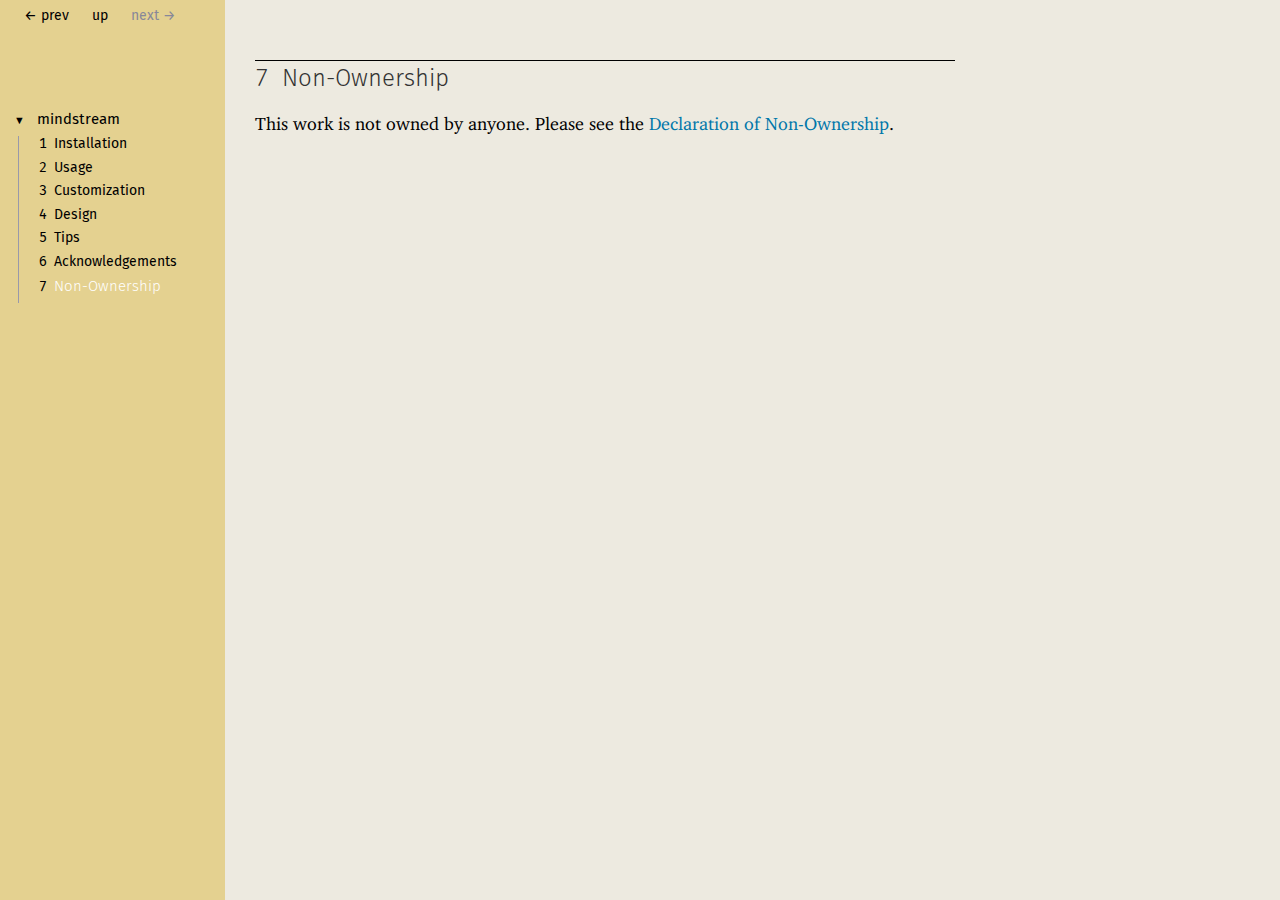
<file: Non-Ownership.html>
<!DOCTYPE html PUBLIC "-//W3C//DTD HTML 4.01 Transitional//EN" "http://www.w3.org/TR/html4/loose.dtd">
<html><head><meta http-equiv="content-type" content="text/html; charset=utf-8"/><meta name="viewport" content="width=device-width, initial-scale=0.8"/><title>7&nbsp;Non-Ownership</title><link rel="stylesheet" type="text/css" href="scribble.css" title="default"/><link rel="stylesheet" type="text/css" href="manual-style.css" title="default"/><link rel="stylesheet" type="text/css" href="manual-racket.css" title="default"/><link rel="stylesheet" type="text/css" href="mindstream.css" title="default"/><script type="text/javascript" src="scribble-common.js"></script><script type="text/javascript" src="manual-racket.js"></script><!--[if IE 6]><style type="text/css">.SIEHidden { overflow: hidden; }</style><![endif]--></head><body id="scribble-racket-lang-org"><div class="tocset"><div class="tocview"><div class="tocviewlist tocviewlisttopspace"><div class="tocviewtitle"><table cellspacing="0" cellpadding="0"><tr><td style="width: 1em;"><a href="javascript:void(0);" title="Expand/Collapse" class="tocviewtoggle" onclick="TocviewToggle(this,&quot;tocview_0&quot;);">&#9660;</a></td><td></td><td><a href="index.html" class="tocviewlink" data-pltdoc="x">mindstream</a></td></tr></table></div><div class="tocviewsublistonly" style="display: block;" id="tocview_0"><table cellspacing="0" cellpadding="0"><tr><td align="right">1&nbsp;</td><td><a href="Installation.html" class="tocviewlink" data-pltdoc="x">Installation</a></td></tr><tr><td align="right">2&nbsp;</td><td><a href="Usage.html" class="tocviewlink" data-pltdoc="x">Usage</a></td></tr><tr><td align="right">3&nbsp;</td><td><a href="Customization.html" class="tocviewlink" data-pltdoc="x">Customization</a></td></tr><tr><td align="right">4&nbsp;</td><td><a href="Design.html" class="tocviewlink" data-pltdoc="x">Design</a></td></tr><tr><td align="right">5&nbsp;</td><td><a href="Tips.html" class="tocviewlink" data-pltdoc="x">Tips</a></td></tr><tr><td align="right">6&nbsp;</td><td><a href="Acknowledgements.html" class="tocviewlink" data-pltdoc="x">Acknowledgements</a></td></tr><tr><td align="right">7&nbsp;</td><td><a href="Non-Ownership.html" class="tocviewselflink" data-pltdoc="x">Non-<wbr></wbr>Ownership</a></td></tr></table></div></div></div></div><div class="maincolumn"><div class="main"><div class="navsettop"><span class="navleft"><div class="nosearchform"></div>&nbsp;&nbsp;<span class="tocsettoggle">&nbsp;&nbsp;<a href="javascript:void(0);" title="show/hide table of contents" onclick="TocsetToggle();">contents</a></span></span><span class="navright">&nbsp;&nbsp;<a href="Acknowledgements.html" title="backward to &quot;6 Acknowledgements&quot;" data-pltdoc="x" rel="prev">&larr; prev</a>&nbsp;&nbsp;<a href="index.html" title="up to &quot;mindstream&quot;" data-pltdoc="x">up</a>&nbsp;&nbsp;<span class="nonavigation">next &rarr;</span></span>&nbsp;</div><h3 class="heading">7<tt>&nbsp;</tt><a name="(part._.Non-.Ownership)"></a>Non-Ownership<span class="button-group"><a href="#(part._.Non-.Ownership)" class="heading-anchor" title="Link to here">🔗</a><span style="visibility: hidden"> </span></span></h3><p>This work is not owned by anyone. Please see the <a href="https://github.com/drym-org/foundation/blob/main/Declaration_of_Non_Ownership.md">Declaration of Non-Ownership</a>.</p><div class="navsetbottom"><span class="navleft"><div class="nosearchform"></div>&nbsp;&nbsp;<span class="tocsettoggle">&nbsp;&nbsp;<a href="javascript:void(0);" title="show/hide table of contents" onclick="TocsetToggle();">contents</a></span></span><span class="navright">&nbsp;&nbsp;<a href="Acknowledgements.html" title="backward to &quot;6 Acknowledgements&quot;" data-pltdoc="x" rel="prev">&larr; prev</a>&nbsp;&nbsp;<a href="index.html" title="up to &quot;mindstream&quot;" data-pltdoc="x">up</a>&nbsp;&nbsp;<span class="nonavigation">next &rarr;</span></span>&nbsp;</div></div></div><div id="contextindicator">&nbsp;</div></body></html>
</file>
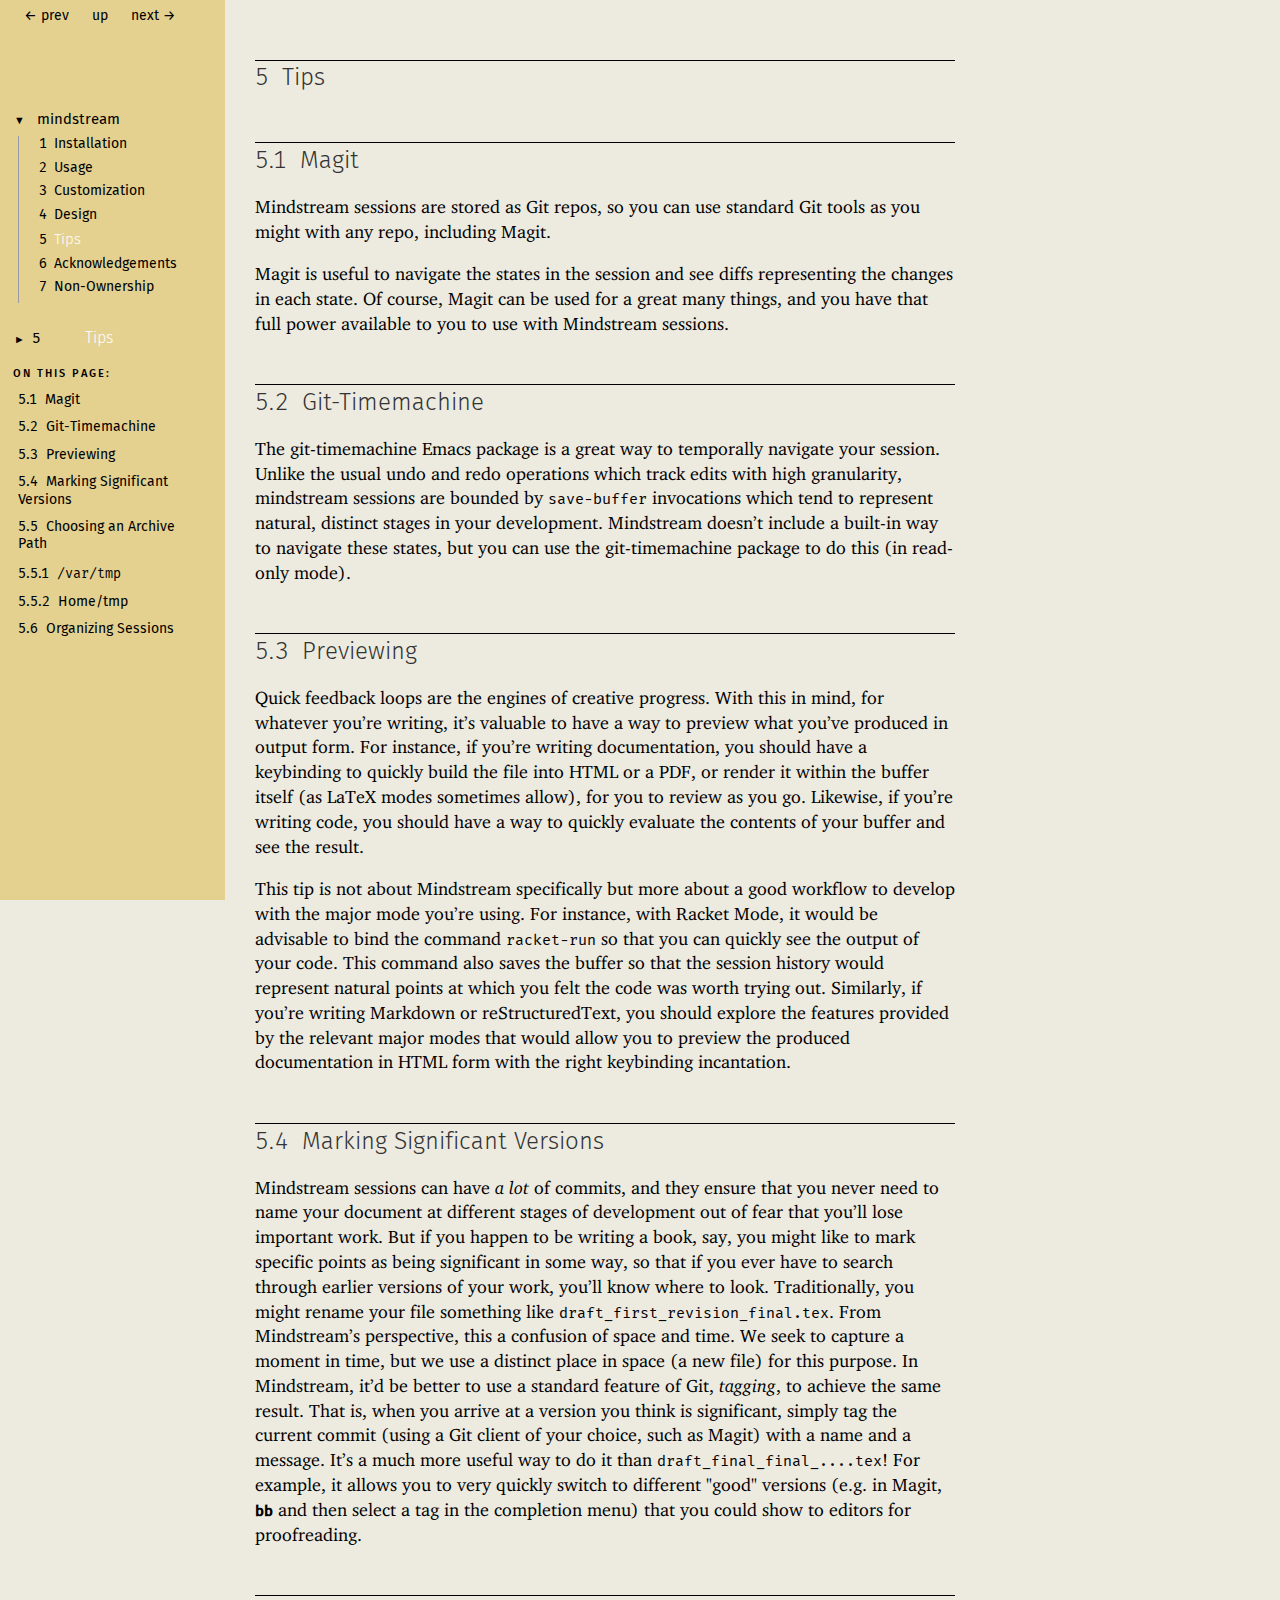
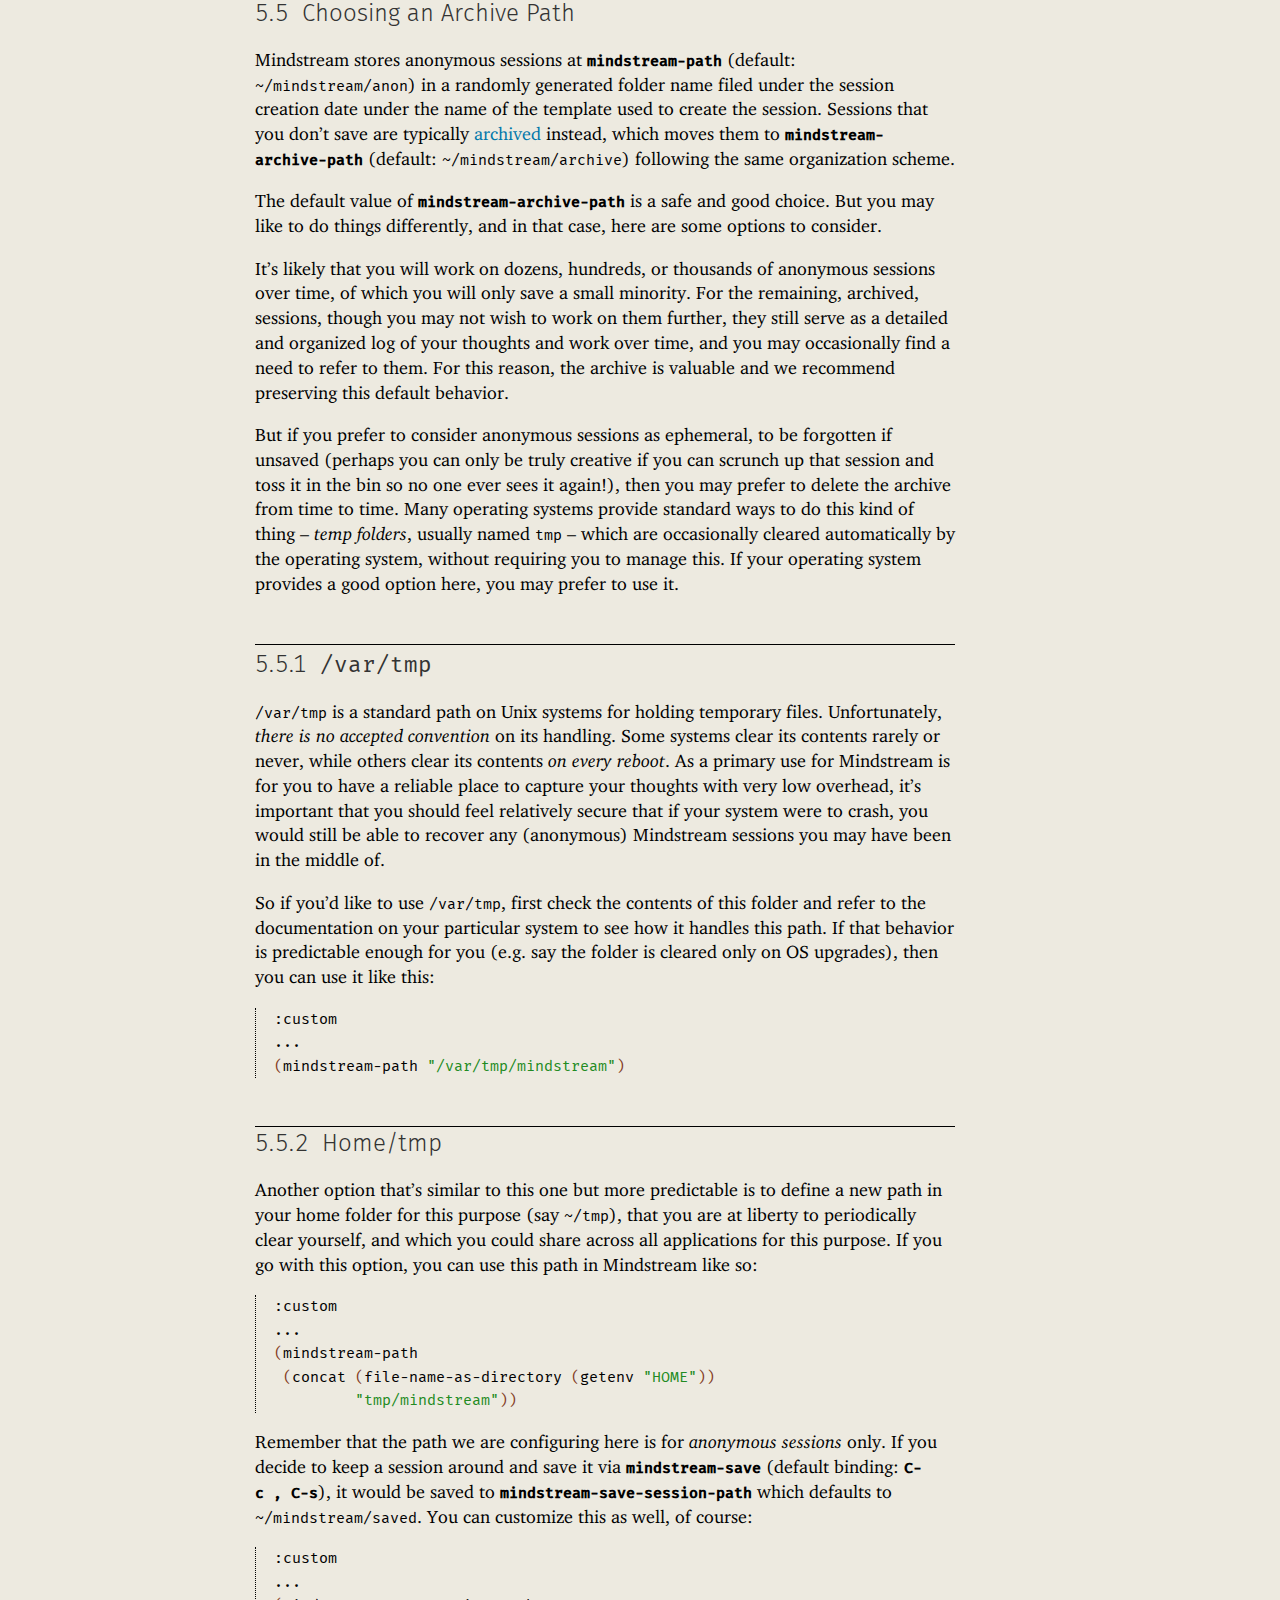
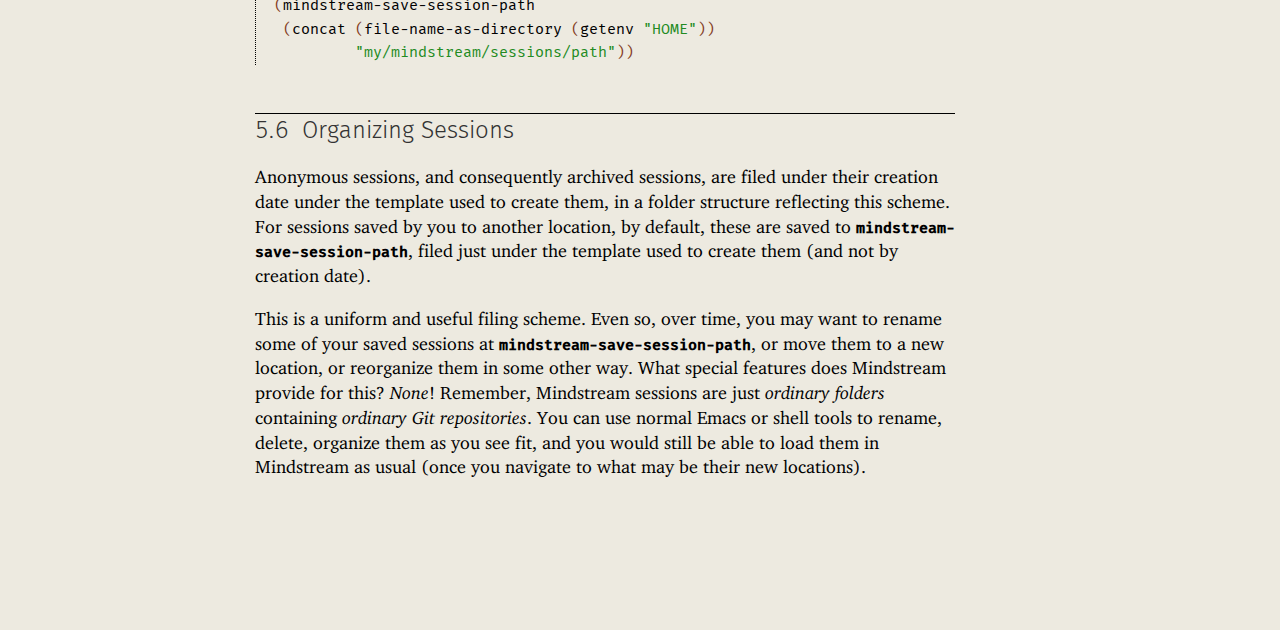
<file: Tips.html>
<!DOCTYPE html PUBLIC "-//W3C//DTD HTML 4.01 Transitional//EN" "http://www.w3.org/TR/html4/loose.dtd">
<html><head><meta http-equiv="content-type" content="text/html; charset=utf-8"/><meta name="viewport" content="width=device-width, initial-scale=0.8"/><title>5&nbsp;Tips</title><link rel="stylesheet" type="text/css" href="scribble.css" title="default"/><link rel="stylesheet" type="text/css" href="racket.css" title="default"/><link rel="stylesheet" type="text/css" href="manual-style.css" title="default"/><link rel="stylesheet" type="text/css" href="manual-racket.css" title="default"/><link rel="stylesheet" type="text/css" href="mindstream.css" title="default"/><script type="text/javascript" src="scribble-common.js"></script><script type="text/javascript" src="manual-racket.js"></script><!--[if IE 6]><style type="text/css">.SIEHidden { overflow: hidden; }</style><![endif]--></head><body id="scribble-racket-lang-org"><div class="tocset"><div class="tocview"><div class="tocviewlist tocviewlisttopspace"><div class="tocviewtitle"><table cellspacing="0" cellpadding="0"><tr><td style="width: 1em;"><a href="javascript:void(0);" title="Expand/Collapse" class="tocviewtoggle" onclick="TocviewToggle(this,&quot;tocview_0&quot;);">&#9660;</a></td><td></td><td><a href="index.html" class="tocviewlink" data-pltdoc="x">mindstream</a></td></tr></table></div><div class="tocviewsublisttop" style="display: block;" id="tocview_0"><table cellspacing="0" cellpadding="0"><tr><td align="right">1&nbsp;</td><td><a href="Installation.html" class="tocviewlink" data-pltdoc="x">Installation</a></td></tr><tr><td align="right">2&nbsp;</td><td><a href="Usage.html" class="tocviewlink" data-pltdoc="x">Usage</a></td></tr><tr><td align="right">3&nbsp;</td><td><a href="Customization.html" class="tocviewlink" data-pltdoc="x">Customization</a></td></tr><tr><td align="right">4&nbsp;</td><td><a href="Design.html" class="tocviewlink" data-pltdoc="x">Design</a></td></tr><tr><td align="right">5&nbsp;</td><td><a href="Tips.html" class="tocviewselflink" data-pltdoc="x">Tips</a></td></tr><tr><td align="right">6&nbsp;</td><td><a href="Acknowledgements.html" class="tocviewlink" data-pltdoc="x">Acknowledgements</a></td></tr><tr><td align="right">7&nbsp;</td><td><a href="Non-Ownership.html" class="tocviewlink" data-pltdoc="x">Non-<wbr></wbr>Ownership</a></td></tr></table></div></div><div class="tocviewlist"><table cellspacing="0" cellpadding="0"><tr><td style="width: 1em;"><a href="javascript:void(0);" title="Expand/Collapse" class="tocviewtoggle" onclick="TocviewToggle(this,&quot;tocview_1&quot;);">&#9658;</a></td><td>5&nbsp;</td><td><a href="Tips.html" class="tocviewselflink" data-pltdoc="x">Tips</a></td></tr></table><div class="tocviewsublistbottom" style="display: none;" id="tocview_1"><table cellspacing="0" cellpadding="0"><tr><td align="right">5.1&nbsp;</td><td><a href="Tips.html#%28part._.Magit%29" class="tocviewlink" data-pltdoc="x">Magit</a></td></tr><tr><td align="right">5.2&nbsp;</td><td><a href="Tips.html#%28part._.Git-.Timemachine%29" class="tocviewlink" data-pltdoc="x">Git-<wbr></wbr>Timemachine</a></td></tr><tr><td align="right">5.3&nbsp;</td><td><a href="Tips.html#%28part._.Previewing%29" class="tocviewlink" data-pltdoc="x">Previewing</a></td></tr><tr><td align="right">5.4&nbsp;</td><td><a href="Tips.html#%28part._.Marking_.Significant_.Versions%29" class="tocviewlink" data-pltdoc="x">Marking Significant Versions</a></td></tr><tr><td align="right">5.5&nbsp;</td><td><a href="Tips.html#%28part._.Choosing_an_.Archive_.Path%29" class="tocviewlink" data-pltdoc="x">Choosing an Archive Path</a></td></tr><tr><td align="right">5.6&nbsp;</td><td><a href="Tips.html#%28part._.Organizing_.Sessions%29" class="tocviewlink" data-pltdoc="x">Organizing Sessions</a></td></tr></table></div></div></div><div class="tocsub"><div class="tocsubtitle">On this page:</div><table class="tocsublist" cellspacing="0"><tr><td><span class="tocsublinknumber">5.1<tt>&nbsp;</tt></span><a href="#%28part._.Magit%29" class="tocsubseclink" data-pltdoc="x">Magit</a></td></tr><tr><td><span class="tocsublinknumber">5.2<tt>&nbsp;</tt></span><a href="#%28part._.Git-.Timemachine%29" class="tocsubseclink" data-pltdoc="x">Git-<wbr></wbr>Timemachine</a></td></tr><tr><td><span class="tocsublinknumber">5.3<tt>&nbsp;</tt></span><a href="#%28part._.Previewing%29" class="tocsubseclink" data-pltdoc="x">Previewing</a></td></tr><tr><td><span class="tocsublinknumber">5.4<tt>&nbsp;</tt></span><a href="#%28part._.Marking_.Significant_.Versions%29" class="tocsubseclink" data-pltdoc="x">Marking Significant Versions</a></td></tr><tr><td><span class="tocsublinknumber">5.5<tt>&nbsp;</tt></span><a href="#%28part._.Choosing_an_.Archive_.Path%29" class="tocsubseclink" data-pltdoc="x">Choosing an Archive Path</a></td></tr><tr><td><span class="tocsublinknumber">5.5.1<tt>&nbsp;</tt></span><a href="#%28part.__var_tmp%29" class="tocsubseclink" data-pltdoc="x"><span class="RktSym">/<span class="mywbr"> &nbsp;</span>var/<span class="mywbr"> &nbsp;</span>tmp</span><span class="RktMeta"></span></a></td></tr><tr><td><span class="tocsublinknumber">5.5.2<tt>&nbsp;</tt></span><a href="#%28part._.Home_tmp%29" class="tocsubseclink" data-pltdoc="x">Home/<span class="mywbr"> &nbsp;</span>tmp</a></td></tr><tr><td><span class="tocsublinknumber">5.6<tt>&nbsp;</tt></span><a href="#%28part._.Organizing_.Sessions%29" class="tocsubseclink" data-pltdoc="x">Organizing Sessions</a></td></tr></table></div></div><div class="maincolumn"><div class="main"><div class="navsettop"><span class="navleft"><div class="nosearchform"></div>&nbsp;&nbsp;<span class="tocsettoggle">&nbsp;&nbsp;<a href="javascript:void(0);" title="show/hide table of contents" onclick="TocsetToggle();">contents</a></span></span><span class="navright">&nbsp;&nbsp;<a href="Design.html" title="backward to &quot;4 Design&quot;" data-pltdoc="x" rel="prev">&larr; prev</a>&nbsp;&nbsp;<a href="index.html" title="up to &quot;mindstream&quot;" data-pltdoc="x">up</a>&nbsp;&nbsp;<a href="Acknowledgements.html" title="forward to &quot;6 Acknowledgements&quot;" data-pltdoc="x" rel="next">next &rarr;</a></span>&nbsp;</div><h3 class="heading">5<tt>&nbsp;</tt><a name="(part._.Tips)"></a>Tips<span class="button-group"><a href="#(part._.Tips)" class="heading-anchor" title="Link to here">🔗</a><span style="visibility: hidden"> </span></span></h3><h4 class="heading">5.1<tt>&nbsp;</tt><a name="(part._.Magit)"></a>Magit<span class="button-group"><a href="#(part._.Magit)" class="heading-anchor" title="Link to here">🔗</a><span style="visibility: hidden"> </span></span></h4><p>Mindstream sessions are stored as Git repos, so you can use standard Git tools as you might with any repo, including Magit.</p><p>Magit is useful to navigate the states in the session and see diffs representing the changes in each state. Of course, Magit can be used for a great many things, and you have that full power available to you to use with Mindstream sessions.</p><h4 class="heading">5.2<tt>&nbsp;</tt><a name="(part._.Git-.Timemachine)"></a>Git-Timemachine<span class="button-group"><a href="#(part._.Git-.Timemachine)" class="heading-anchor" title="Link to here">🔗</a><span style="visibility: hidden"> </span></span></h4><p>The git-timemachine Emacs package is a great way to temporally navigate your session. Unlike the usual undo and redo operations which track edits with high granularity, mindstream sessions are bounded by <span class="RktSym">save-buffer</span><span class="RktMeta"></span> invocations which tend to represent natural, distinct stages in your development. Mindstream doesn&rsquo;t include a built-in way to navigate these states, but you can use the git-timemachine package to do this (in read-only mode).</p><h4 class="heading">5.3<tt>&nbsp;</tt><a name="(part._.Previewing)"></a>Previewing<span class="button-group"><a href="#(part._.Previewing)" class="heading-anchor" title="Link to here">🔗</a><span style="visibility: hidden"> </span></span></h4><p>Quick feedback loops are the engines of creative progress. With this in mind, for whatever you&rsquo;re writing, it&rsquo;s valuable to have a way to preview what you&rsquo;ve produced in output form. For instance, if you&rsquo;re writing documentation, you should have a keybinding to quickly build the file into HTML or a PDF, or render it within the buffer itself (as LaTeX modes sometimes allow), for you to review as you go. Likewise, if you&rsquo;re writing code, you should have a way to quickly evaluate the contents of your buffer and see the result.</p><p>This tip is not about Mindstream specifically but more about a good workflow to develop with the major mode you&rsquo;re using. For instance, with Racket Mode, it would be advisable to bind the command <span class="RktSym">racket-run</span><span class="RktMeta"></span> so that you can quickly see the output of your code. This command also saves the buffer so that the session history would represent natural points at which you felt the code was worth trying out. Similarly, if you&rsquo;re writing Markdown or reStructuredText, you should explore the features provided by the relevant major modes that would allow you to preview the produced documentation in HTML form with the right keybinding incantation.</p><h4 class="heading">5.4<tt>&nbsp;</tt><a name="(part._.Marking_.Significant_.Versions)"></a>Marking Significant Versions<span class="button-group"><a href="#(part._.Marking_.Significant_.Versions)" class="heading-anchor" title="Link to here">🔗</a><span style="visibility: hidden"> </span></span></h4><p>Mindstream sessions can have <span class="emph">a lot</span> of commits, and they ensure that you never need to name your document at different stages of development out of fear that you&rsquo;ll lose important work. But if you happen to be writing a book, say, you might like to mark specific points as being significant in some way, so that if you ever have to search through earlier versions of your work, you&rsquo;ll know where to look. Traditionally, you might rename your file something like <span class="RktSym">draft_first_revision_final.tex</span><span class="RktMeta"></span>. From Mindstream&rsquo;s perspective, this a confusion of space and time. We seek to capture a moment in time, but we use a distinct place in space (a new file) for this purpose. In Mindstream, it&rsquo;d be better to use a standard feature of Git, <span class="emph">tagging</span>, to achieve the same result. That is, when you arrive at a version you think is significant, simply tag the current commit (using a Git client of your choice, such as Magit) with a name and a message. It&rsquo;s a much more useful way to do it than <span class="RktSym">draft_final_final_....tex</span><span class="RktMeta"></span>! For example, it allows you to very quickly switch to different "good" versions (e.g. in Magit, <span style="font-weight: bold"><span class="RktSym">bb</span><span class="RktMeta"></span></span> and then select a tag in the completion menu) that you could show to editors for proofreading.</p><h4 class="heading">5.5<tt>&nbsp;</tt><a name="(part._.Choosing_an_.Archive_.Path)"></a>Choosing an Archive Path<span class="button-group"><a href="#(part._.Choosing_an_.Archive_.Path)" class="heading-anchor" title="Link to here">🔗</a><span style="visibility: hidden"> </span></span></h4><p>Mindstream stores anonymous sessions at <span style="font-weight: bold"><span class="RktSym">mindstream-path</span><span class="RktMeta"></span></span> (default: <span class="RktSym">~/mindstream/anon</span><span class="RktMeta"></span>) in a randomly generated folder name filed under the session creation date under the name of the template used to create the session. Sessions that you don&rsquo;t save are typically <a href="Usage.html#%28part._.Archiving_.Sessions%29" data-pltdoc="x">archived</a> instead, which moves them to <span style="font-weight: bold"><span class="RktSym">mindstream-archive-path</span><span class="RktMeta"></span></span> (default: <span class="RktSym">~/mindstream/archive</span><span class="RktMeta"></span>) following the same organization scheme.</p><p>The default value of <span style="font-weight: bold"><span class="RktSym">mindstream-archive-path</span><span class="RktMeta"></span></span> is a safe and good choice. But you may like to do things differently, and in that case, here are some options to consider.</p><p>It&rsquo;s likely that you will work on dozens, hundreds, or thousands of anonymous sessions over time, of which you will only save a small minority. For the remaining, archived, sessions, though you may not wish to work on them further, they still serve as a detailed and organized log of your thoughts and work over time, and you may occasionally find a need to refer to them. For this reason, the archive is valuable and we recommend preserving this default behavior.</p><p>But if you prefer to consider anonymous sessions as ephemeral, to be forgotten if unsaved (perhaps you can only be truly creative if you can scrunch up that session and toss it in the bin so no one ever sees it again!), then you may prefer to delete the archive from time to time. Many operating systems provide standard ways to do this kind of thing &ndash; <span class="emph">temp folders</span>, usually named <span class="RktSym">tmp</span><span class="RktMeta"></span> &ndash; which are occasionally cleared automatically by the operating system, without requiring you to manage this. If your operating system provides a good option here, you may prefer to use it.</p><h5 class="heading">5.5.1<tt>&nbsp;</tt><a name="(part.__var_tmp)"></a><span class="RktSym">/var/tmp</span><span class="RktMeta"></span><span class="button-group"><a href="#(part.__var_tmp)" class="heading-anchor" title="Link to here">🔗</a><span style="visibility: hidden"> </span></span></h5><p><span class="RktSym">/var/tmp</span><span class="RktMeta"></span> is a standard path on Unix systems for holding temporary files. Unfortunately, <span class="emph">there is no accepted convention</span> on its handling. Some systems clear its contents rarely or never, while others clear its contents <span class="emph">on every reboot</span>. As a primary use for Mindstream is for you to have a reliable place to capture your thoughts with very low overhead, it&rsquo;s important that you should feel relatively secure that if your system were to crash, you would still be able to recover any (anonymous) Mindstream sessions you may have been in the middle of.</p><p>So if you&rsquo;d like to use <span class="RktSym">/var/tmp</span><span class="RktMeta"></span>, first check the contents of this folder and refer to the documentation on your particular system to see how it handles this path. If that behavior is predictable enough for you (e.g. say the folder is cleared only on OS upgrades), then you can use it like this:</p><blockquote class="SCodeFlow"><table cellspacing="0" cellpadding="0" class="RktBlk"><tr><td><span class="RktSym">:custom</span><span class="RktMeta"></span></td></tr><tr><td><span class="RktMeta"></span><span class="RktSym">...</span><span class="RktMeta"></span></td></tr><tr><td><span class="RktMeta"></span><span class="RktPn">(</span><span class="RktSym">mindstream-path</span><span class="RktMeta"></span><span class="hspace">&nbsp;</span><span class="RktMeta"></span><span class="RktVal">"/var/tmp/mindstream"</span><span class="RktPn">)</span><span class="RktMeta"></span></td></tr></table></blockquote><h5 class="heading">5.5.2<tt>&nbsp;</tt><a name="(part._.Home_tmp)"></a>Home/tmp<span class="button-group"><a href="#(part._.Home_tmp)" class="heading-anchor" title="Link to here">🔗</a><span style="visibility: hidden"> </span></span></h5><p>Another option that&rsquo;s similar to this one but more predictable is to define a new path in your home folder for this purpose (say <span class="RktSym">~/tmp</span><span class="RktMeta"></span>), that you are at liberty to periodically clear yourself, and which you could share across all applications for this purpose. If you go with this option, you can use this path in Mindstream like so:</p><blockquote class="SCodeFlow"><table cellspacing="0" cellpadding="0" class="RktBlk"><tr><td><span class="RktSym">:custom</span><span class="RktMeta"></span></td></tr><tr><td><span class="RktMeta"></span><span class="RktSym">...</span><span class="RktMeta"></span></td></tr><tr><td><span class="RktMeta"></span><span class="RktPn">(</span><span class="RktSym">mindstream-path</span><span class="RktMeta"></span></td></tr><tr><td><span class="RktMeta"></span><span class="hspace">&nbsp;</span><span class="RktMeta"></span><span class="RktPn">(</span><span class="RktSym">concat</span><span class="RktMeta"></span><span class="hspace">&nbsp;</span><span class="RktMeta"></span><span class="RktPn">(</span><span class="RktSym">file-name-as-directory</span><span class="RktMeta"></span><span class="hspace">&nbsp;</span><span class="RktMeta"></span><span class="RktPn">(</span><span class="RktSym">getenv</span><span class="RktMeta"></span><span class="hspace">&nbsp;</span><span class="RktMeta"></span><span class="RktVal">"HOME"</span><span class="RktPn">)</span><span class="RktPn">)</span><span class="RktMeta"></span></td></tr><tr><td><span class="RktMeta"></span><span class="hspace">&nbsp;&nbsp;&nbsp;&nbsp;&nbsp;&nbsp;&nbsp;&nbsp;&nbsp;</span><span class="RktMeta"></span><span class="RktVal">"tmp/mindstream"</span><span class="RktPn">)</span><span class="RktPn">)</span><span class="RktMeta"></span></td></tr></table></blockquote><p>Remember that the path we are configuring here is for <span class="emph">anonymous sessions</span> only. If you decide to keep a session around and save it via <span style="font-weight: bold"><span class="RktSym">mindstream-save</span><span class="RktMeta"></span></span> (default binding: <span style="font-weight: bold"><span class="RktSym">C-c</span><span class="RktMeta"></span><span class="hspace">&nbsp;</span><span class="RktMeta"></span><span class="RktSym">,</span><span class="RktMeta"></span><span class="hspace">&nbsp;</span><span class="RktMeta"></span><span class="RktSym">C-s</span><span class="RktMeta"></span></span>), it would be saved to <span style="font-weight: bold"><span class="RktSym">mindstream-save-session-path</span><span class="RktMeta"></span></span> which defaults to <span class="RktSym">~/mindstream/saved</span><span class="RktMeta"></span>. You can customize this as well, of course:</p><blockquote class="SCodeFlow"><table cellspacing="0" cellpadding="0" class="RktBlk"><tr><td><span class="RktSym">:custom</span><span class="RktMeta"></span></td></tr><tr><td><span class="RktMeta"></span><span class="RktSym">...</span><span class="RktMeta"></span></td></tr><tr><td><span class="RktMeta"></span><span class="RktPn">(</span><span class="RktSym">mindstream-save-session-path</span><span class="RktMeta"></span></td></tr><tr><td><span class="RktMeta"></span><span class="hspace">&nbsp;</span><span class="RktMeta"></span><span class="RktPn">(</span><span class="RktSym">concat</span><span class="RktMeta"></span><span class="hspace">&nbsp;</span><span class="RktMeta"></span><span class="RktPn">(</span><span class="RktSym">file-name-as-directory</span><span class="RktMeta"></span><span class="hspace">&nbsp;</span><span class="RktMeta"></span><span class="RktPn">(</span><span class="RktSym">getenv</span><span class="RktMeta"></span><span class="hspace">&nbsp;</span><span class="RktMeta"></span><span class="RktVal">"HOME"</span><span class="RktPn">)</span><span class="RktPn">)</span><span class="RktMeta"></span></td></tr><tr><td><span class="RktMeta"></span><span class="hspace">&nbsp;&nbsp;&nbsp;&nbsp;&nbsp;&nbsp;&nbsp;&nbsp;&nbsp;</span><span class="RktMeta"></span><span class="RktVal">"my/mindstream/sessions/path"</span><span class="RktPn">)</span><span class="RktPn">)</span><span class="RktMeta"></span></td></tr></table></blockquote><h4 class="heading">5.6<tt>&nbsp;</tt><a name="(part._.Organizing_.Sessions)"></a>Organizing Sessions<span class="button-group"><a href="#(part._.Organizing_.Sessions)" class="heading-anchor" title="Link to here">🔗</a><span style="visibility: hidden"> </span></span></h4><p>Anonymous sessions, and consequently archived sessions, are filed under their creation date under the template used to create them, in a folder structure reflecting this scheme. For sessions saved by you to another location, by default, these are saved to <span style="font-weight: bold"><span class="RktSym">mindstream-save-session-path</span><span class="RktMeta"></span></span>, filed just under the template used to create them (and not by creation date).</p><p>This is a uniform and useful filing scheme. Even so, over time, you may want to rename some of your saved sessions at <span style="font-weight: bold"><span class="RktSym">mindstream-save-session-path</span><span class="RktMeta"></span></span>, or move them to a new location, or reorganize them in some other way. What special features does Mindstream provide for this? <span class="emph">None</span>! Remember, Mindstream sessions are just <span class="emph">ordinary folders</span> containing <span class="emph">ordinary Git repositories</span>. You can use normal Emacs or shell tools to rename, delete, organize them as you see fit, and you would still be able to load them in Mindstream as usual (once you navigate to what may be their new locations).</p><div class="navsetbottom"><span class="navleft"><div class="nosearchform"></div>&nbsp;&nbsp;<span class="tocsettoggle">&nbsp;&nbsp;<a href="javascript:void(0);" title="show/hide table of contents" onclick="TocsetToggle();">contents</a></span></span><span class="navright">&nbsp;&nbsp;<a href="Design.html" title="backward to &quot;4 Design&quot;" data-pltdoc="x" rel="prev">&larr; prev</a>&nbsp;&nbsp;<a href="index.html" title="up to &quot;mindstream&quot;" data-pltdoc="x">up</a>&nbsp;&nbsp;<a href="Acknowledgements.html" title="forward to &quot;6 Acknowledgements&quot;" data-pltdoc="x" rel="next">next &rarr;</a></span>&nbsp;</div></div></div><div id="contextindicator">&nbsp;</div></body></html>
</file>
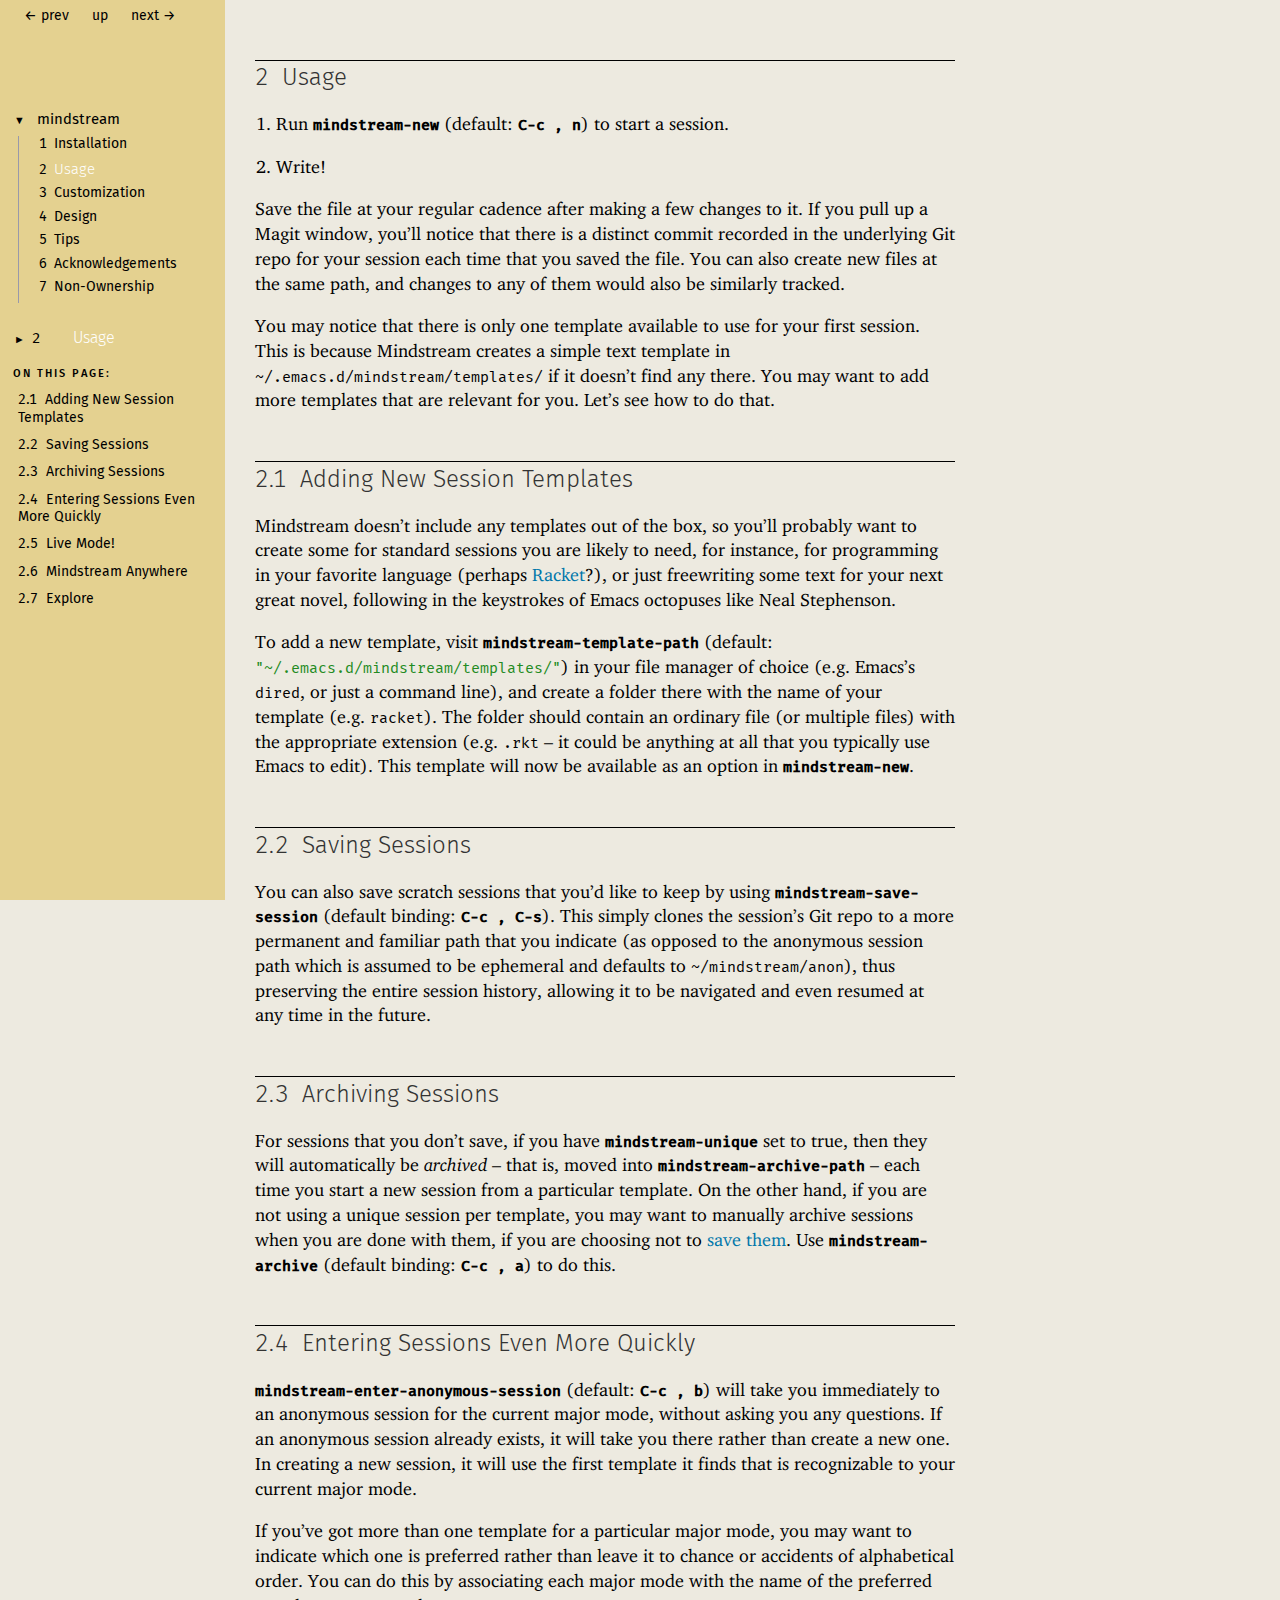
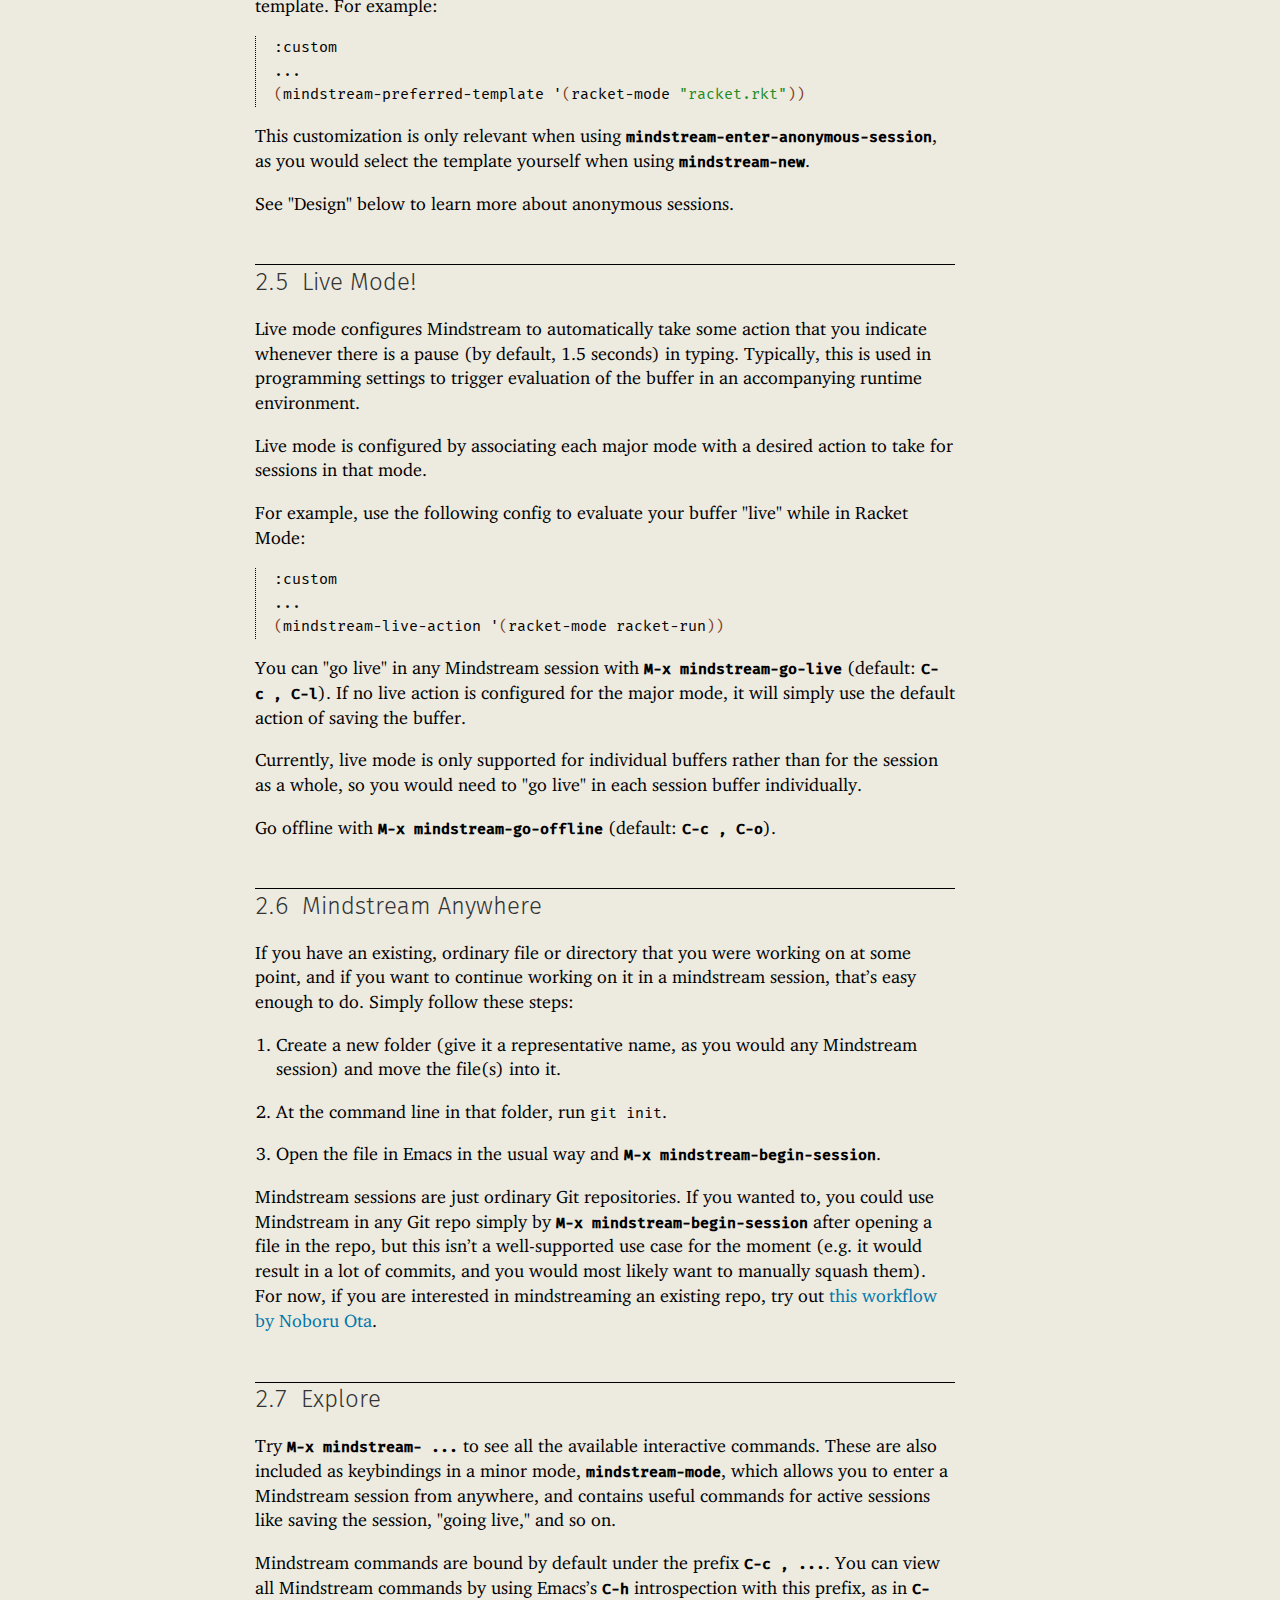
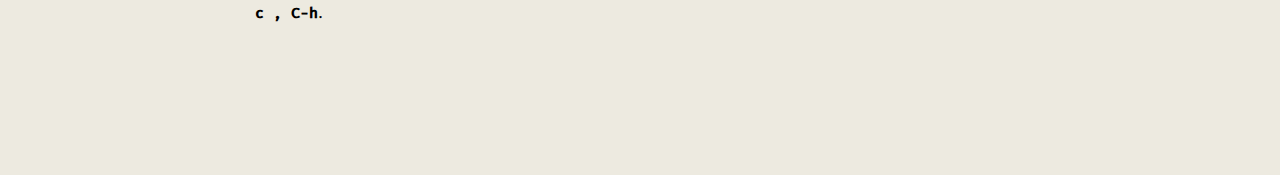
<file: Usage.html>
<!DOCTYPE html PUBLIC "-//W3C//DTD HTML 4.01 Transitional//EN" "http://www.w3.org/TR/html4/loose.dtd">
<html><head><meta http-equiv="content-type" content="text/html; charset=utf-8"/><meta name="viewport" content="width=device-width, initial-scale=0.8"/><title>2&nbsp;Usage</title><link rel="stylesheet" type="text/css" href="scribble.css" title="default"/><link rel="stylesheet" type="text/css" href="racket.css" title="default"/><link rel="stylesheet" type="text/css" href="manual-style.css" title="default"/><link rel="stylesheet" type="text/css" href="manual-racket.css" title="default"/><link rel="stylesheet" type="text/css" href="mindstream.css" title="default"/><script type="text/javascript" src="scribble-common.js"></script><script type="text/javascript" src="manual-racket.js"></script><!--[if IE 6]><style type="text/css">.SIEHidden { overflow: hidden; }</style><![endif]--></head><body id="scribble-racket-lang-org"><div class="tocset"><div class="tocview"><div class="tocviewlist tocviewlisttopspace"><div class="tocviewtitle"><table cellspacing="0" cellpadding="0"><tr><td style="width: 1em;"><a href="javascript:void(0);" title="Expand/Collapse" class="tocviewtoggle" onclick="TocviewToggle(this,&quot;tocview_0&quot;);">&#9660;</a></td><td></td><td><a href="index.html" class="tocviewlink" data-pltdoc="x">mindstream</a></td></tr></table></div><div class="tocviewsublisttop" style="display: block;" id="tocview_0"><table cellspacing="0" cellpadding="0"><tr><td align="right">1&nbsp;</td><td><a href="Installation.html" class="tocviewlink" data-pltdoc="x">Installation</a></td></tr><tr><td align="right">2&nbsp;</td><td><a href="Usage.html" class="tocviewselflink" data-pltdoc="x">Usage</a></td></tr><tr><td align="right">3&nbsp;</td><td><a href="Customization.html" class="tocviewlink" data-pltdoc="x">Customization</a></td></tr><tr><td align="right">4&nbsp;</td><td><a href="Design.html" class="tocviewlink" data-pltdoc="x">Design</a></td></tr><tr><td align="right">5&nbsp;</td><td><a href="Tips.html" class="tocviewlink" data-pltdoc="x">Tips</a></td></tr><tr><td align="right">6&nbsp;</td><td><a href="Acknowledgements.html" class="tocviewlink" data-pltdoc="x">Acknowledgements</a></td></tr><tr><td align="right">7&nbsp;</td><td><a href="Non-Ownership.html" class="tocviewlink" data-pltdoc="x">Non-<wbr></wbr>Ownership</a></td></tr></table></div></div><div class="tocviewlist"><table cellspacing="0" cellpadding="0"><tr><td style="width: 1em;"><a href="javascript:void(0);" title="Expand/Collapse" class="tocviewtoggle" onclick="TocviewToggle(this,&quot;tocview_1&quot;);">&#9658;</a></td><td>2&nbsp;</td><td><a href="Usage.html" class="tocviewselflink" data-pltdoc="x">Usage</a></td></tr></table><div class="tocviewsublistbottom" style="display: none;" id="tocview_1"><table cellspacing="0" cellpadding="0"><tr><td align="right">2.1&nbsp;</td><td><a href="Usage.html#%28part._.Adding_.New_.Session_.Templates%29" class="tocviewlink" data-pltdoc="x">Adding New Session Templates</a></td></tr><tr><td align="right">2.2&nbsp;</td><td><a href="Usage.html#%28part._.Saving_.Sessions%29" class="tocviewlink" data-pltdoc="x">Saving Sessions</a></td></tr><tr><td align="right">2.3&nbsp;</td><td><a href="Usage.html#%28part._.Archiving_.Sessions%29" class="tocviewlink" data-pltdoc="x">Archiving Sessions</a></td></tr><tr><td align="right">2.4&nbsp;</td><td><a href="Usage.html#%28part._.Entering_.Sessions_.Even_.More_.Quickly%29" class="tocviewlink" data-pltdoc="x">Entering Sessions Even More Quickly</a></td></tr><tr><td align="right">2.5&nbsp;</td><td><a href="Usage.html#%28part._.Live_.Mode_%29" class="tocviewlink" data-pltdoc="x">Live Mode!</a></td></tr><tr><td align="right">2.6&nbsp;</td><td><a href="Usage.html#%28part._.Mindstream_.Anywhere%29" class="tocviewlink" data-pltdoc="x">Mindstream Anywhere</a></td></tr><tr><td align="right">2.7&nbsp;</td><td><a href="Usage.html#%28part._.Explore%29" class="tocviewlink" data-pltdoc="x">Explore</a></td></tr></table></div></div></div><div class="tocsub"><div class="tocsubtitle">On this page:</div><table class="tocsublist" cellspacing="0"><tr><td><span class="tocsublinknumber">2.1<tt>&nbsp;</tt></span><a href="#%28part._.Adding_.New_.Session_.Templates%29" class="tocsubseclink" data-pltdoc="x">Adding New Session Templates</a></td></tr><tr><td><span class="tocsublinknumber">2.2<tt>&nbsp;</tt></span><a href="#%28part._.Saving_.Sessions%29" class="tocsubseclink" data-pltdoc="x">Saving Sessions</a></td></tr><tr><td><span class="tocsublinknumber">2.3<tt>&nbsp;</tt></span><a href="#%28part._.Archiving_.Sessions%29" class="tocsubseclink" data-pltdoc="x">Archiving Sessions</a></td></tr><tr><td><span class="tocsublinknumber">2.4<tt>&nbsp;</tt></span><a href="#%28part._.Entering_.Sessions_.Even_.More_.Quickly%29" class="tocsubseclink" data-pltdoc="x">Entering Sessions Even More Quickly</a></td></tr><tr><td><span class="tocsublinknumber">2.5<tt>&nbsp;</tt></span><a href="#%28part._.Live_.Mode_%29" class="tocsubseclink" data-pltdoc="x">Live Mode!</a></td></tr><tr><td><span class="tocsublinknumber">2.6<tt>&nbsp;</tt></span><a href="#%28part._.Mindstream_.Anywhere%29" class="tocsubseclink" data-pltdoc="x">Mindstream Anywhere</a></td></tr><tr><td><span class="tocsublinknumber">2.7<tt>&nbsp;</tt></span><a href="#%28part._.Explore%29" class="tocsubseclink" data-pltdoc="x">Explore</a></td></tr></table></div></div><div class="maincolumn"><div class="main"><div class="navsettop"><span class="navleft"><div class="nosearchform"></div>&nbsp;&nbsp;<span class="tocsettoggle">&nbsp;&nbsp;<a href="javascript:void(0);" title="show/hide table of contents" onclick="TocsetToggle();">contents</a></span></span><span class="navright">&nbsp;&nbsp;<a href="Installation.html" title="backward to &quot;1 Installation&quot;" data-pltdoc="x" rel="prev">&larr; prev</a>&nbsp;&nbsp;<a href="index.html" title="up to &quot;mindstream&quot;" data-pltdoc="x">up</a>&nbsp;&nbsp;<a href="Customization.html" title="forward to &quot;3 Customization&quot;" data-pltdoc="x" rel="next">next &rarr;</a></span>&nbsp;</div><h3 class="heading">2<tt>&nbsp;</tt><a name="(part._.Usage)"></a>Usage<span class="button-group"><a href="#(part._.Usage)" class="heading-anchor" title="Link to here">🔗</a><span style="visibility: hidden"> </span></span></h3><ol><li><p>Run <span style="font-weight: bold"><span class="RktSym">mindstream-new</span><span class="RktMeta"></span></span> (default: <span style="font-weight: bold"><span class="RktSym">C-c</span><span class="RktMeta"></span><span class="hspace">&nbsp;</span><span class="RktMeta"></span><span class="RktSym">,</span><span class="RktMeta"></span><span class="hspace">&nbsp;</span><span class="RktMeta"></span><span class="RktSym">n</span><span class="RktMeta"></span></span>) to start a session.</p></li><li><p>Write!</p></li></ol><p>Save the file at your regular cadence after making a few changes to it. If you pull up a Magit window, you&rsquo;ll notice that there is a distinct commit recorded in the underlying Git repo for your session each time that you saved the file. You can also create new files at the same path, and changes to any of them would also be similarly tracked.</p><p>You may notice that there is only one template available to use for your first session. This is because Mindstream creates a simple text template in <span class="RktSym">~/.emacs.d/mindstream/templates/</span><span class="RktMeta"></span> if it doesn&rsquo;t find any there. You may want to add more templates that are relevant for you. Let&rsquo;s see how to do that.</p><h4 class="heading">2.1<tt>&nbsp;</tt><a name="(part._.Adding_.New_.Session_.Templates)"></a>Adding New Session Templates<span class="button-group"><a href="#(part._.Adding_.New_.Session_.Templates)" class="heading-anchor" title="Link to here">🔗</a><span style="visibility: hidden"> </span></span></h4><p>Mindstream doesn&rsquo;t include any templates out of the box, so you&rsquo;ll probably want to create some for standard sessions you are likely to need, for instance, for programming in your favorite language (perhaps <a href="https://racket-lang.org/">Racket</a>?), or just freewriting some text for your next great novel, following in the keystrokes of Emacs octopuses like Neal Stephenson.</p><p>To add a new template, visit <span style="font-weight: bold"><span class="RktSym">mindstream-template-path</span><span class="RktMeta"></span></span> (default: <span class="RktVal">"~/.emacs.d/mindstream/templates/"</span><span class="RktMeta"></span>) in your file manager of choice (e.g. Emacs&rsquo;s <span class="RktSym">dired</span><span class="RktMeta"></span>, or just a command line), and create a folder there with the name of your template (e.g. <span class="RktSym">racket</span><span class="RktMeta"></span>). The folder should contain an ordinary file (or multiple files) with the appropriate extension (e.g. <span class="RktSym">.rkt</span><span class="RktMeta"></span> &ndash; it could be anything at all that you typically use Emacs to edit). This template will now be available as an option in <span style="font-weight: bold"><span class="RktSym">mindstream-new</span><span class="RktMeta"></span></span>.</p><h4 class="heading">2.2<tt>&nbsp;</tt><a name="(part._.Saving_.Sessions)"></a>Saving Sessions<span class="button-group"><a href="#(part._.Saving_.Sessions)" class="heading-anchor" title="Link to here">🔗</a><span style="visibility: hidden"> </span></span></h4><p>You can also save scratch sessions that you&rsquo;d like to keep by using <span style="font-weight: bold"><span class="RktSym">mindstream-save-session</span><span class="RktMeta"></span></span> (default binding: <span style="font-weight: bold"><span class="RktSym">C-c</span><span class="RktMeta"></span><span class="hspace">&nbsp;</span><span class="RktMeta"></span><span class="RktSym">,</span><span class="RktMeta"></span><span class="hspace">&nbsp;</span><span class="RktMeta"></span><span class="RktSym">C-s</span><span class="RktMeta"></span></span>). This simply clones the session&rsquo;s Git repo to a more permanent and familiar path that you indicate (as opposed to the anonymous session path which is assumed to be ephemeral and defaults to <span class="RktSym">~/mindstream/anon</span><span class="RktMeta"></span>), thus preserving the entire session history, allowing it to be navigated and even resumed at any time in the future.</p><h4 class="heading">2.3<tt>&nbsp;</tt><a name="(part._.Archiving_.Sessions)"></a>Archiving Sessions<span class="button-group"><a href="#(part._.Archiving_.Sessions)" class="heading-anchor" title="Link to here">🔗</a><span style="visibility: hidden"> </span></span></h4><p>For sessions that you don&rsquo;t save, if you have <span style="font-weight: bold"><span class="RktSym">mindstream-unique</span><span class="RktMeta"></span></span> set to true, then they will automatically be <span class="emph">archived</span> &ndash; that is, moved into <span style="font-weight: bold"><span class="RktSym">mindstream-archive-path</span><span class="RktMeta"></span></span> &ndash; each time you start a new session from a particular template. On the other hand, if you are not using a unique session per template, you may want to manually archive sessions when you are done with them, if you are choosing not to <a href="Usage.html#%28part._.Saving_.Sessions%29" data-pltdoc="x">save them</a>. Use <span style="font-weight: bold"><span class="RktSym">mindstream-archive</span><span class="RktMeta"></span></span> (default binding: <span style="font-weight: bold"><span class="RktSym">C-c</span><span class="RktMeta"></span><span class="hspace">&nbsp;</span><span class="RktMeta"></span><span class="RktSym">,</span><span class="RktMeta"></span><span class="hspace">&nbsp;</span><span class="RktMeta"></span><span class="RktSym">a</span><span class="RktMeta"></span></span>) to do this.</p><h4 class="heading">2.4<tt>&nbsp;</tt><a name="(part._.Entering_.Sessions_.Even_.More_.Quickly)"></a>Entering Sessions Even More Quickly<span class="button-group"><a href="#(part._.Entering_.Sessions_.Even_.More_.Quickly)" class="heading-anchor" title="Link to here">🔗</a><span style="visibility: hidden"> </span></span></h4><p><span style="font-weight: bold"><span class="RktSym">mindstream-enter-anonymous-session</span><span class="RktMeta"></span></span> (default: <span style="font-weight: bold"><span class="RktSym">C-c</span><span class="RktMeta"></span><span class="hspace">&nbsp;</span><span class="RktMeta"></span><span class="RktSym">,</span><span class="RktMeta"></span><span class="hspace">&nbsp;</span><span class="RktMeta"></span><span class="RktSym">b</span><span class="RktMeta"></span></span>) will take you immediately to an anonymous session for the current major mode, without asking you any questions. If an anonymous session already exists, it will take you there rather than create a new one. In creating a new session, it will use the first template it finds that is recognizable to your current major mode.</p><p>If you&rsquo;ve got more than one template for a particular major mode, you may want to indicate which one is preferred rather than leave it to chance or accidents of alphabetical order. You can do this by associating each major mode with the name of the preferred template. For example:</p><blockquote class="SCodeFlow"><table cellspacing="0" cellpadding="0" class="RktBlk"><tr><td><span class="RktSym">:custom</span><span class="RktMeta"></span></td></tr><tr><td><span class="RktMeta"></span><span class="RktSym">...</span><span class="RktMeta"></span></td></tr><tr><td><span class="RktMeta"></span><span class="RktPn">(</span><span class="RktSym">mindstream-preferred-template</span><span class="RktMeta"></span><span class="hspace">&nbsp;</span><span class="RktMeta"></span><span class="RktSym">'</span><span class="RktPn">(</span><span class="RktSym">racket-mode</span><span class="RktMeta"></span><span class="hspace">&nbsp;</span><span class="RktMeta"></span><span class="RktVal">"racket.rkt"</span><span class="RktPn">)</span><span class="RktPn">)</span><span class="RktMeta"></span></td></tr></table></blockquote><p>This customization is only relevant when using <span style="font-weight: bold"><span class="RktSym">mindstream-enter-anonymous-session</span><span class="RktMeta"></span></span>, as you would select the template yourself when using <span style="font-weight: bold"><span class="RktSym">mindstream-new</span><span class="RktMeta"></span></span>.</p><p>See "Design" below to learn more about anonymous sessions.</p><h4 class="heading">2.5<tt>&nbsp;</tt><a name="(part._.Live_.Mode_)"></a>Live Mode!<span class="button-group"><a href="#(part._.Live_.Mode_)" class="heading-anchor" title="Link to here">🔗</a><span style="visibility: hidden"> </span></span></h4><p>Live mode configures Mindstream to automatically take some action that you indicate whenever there is a pause (by default, 1.5 seconds) in typing. Typically, this is used in programming settings to trigger evaluation of the buffer in an accompanying runtime environment.</p><p>Live mode is configured by associating each major mode with a desired action to take for sessions in that mode.</p><p>For example, use the following config to evaluate your buffer "live" while in Racket Mode:</p><blockquote class="SCodeFlow"><table cellspacing="0" cellpadding="0" class="RktBlk"><tr><td><span class="RktSym">:custom</span><span class="RktMeta"></span></td></tr><tr><td><span class="RktMeta"></span><span class="RktSym">...</span><span class="RktMeta"></span></td></tr><tr><td><span class="RktMeta"></span><span class="RktPn">(</span><span class="RktSym">mindstream-live-action</span><span class="RktMeta"></span><span class="hspace">&nbsp;</span><span class="RktMeta"></span><span class="RktSym">'</span><span class="RktPn">(</span><span class="RktSym">racket-mode</span><span class="RktMeta"></span><span class="hspace">&nbsp;</span><span class="RktMeta"></span><span class="RktSym">racket-run</span><span class="RktPn">)</span><span class="RktPn">)</span><span class="RktMeta"></span></td></tr></table></blockquote><p>You can "go live" in any Mindstream session with <span style="font-weight: bold"><span class="RktSym">M-x</span><span class="RktMeta"></span><span class="hspace">&nbsp;</span><span class="RktMeta"></span><span class="RktSym">mindstream-go-live</span><span class="RktMeta"></span></span> (default: <span style="font-weight: bold"><span class="RktSym">C-c</span><span class="RktMeta"></span><span class="hspace">&nbsp;</span><span class="RktMeta"></span><span class="RktSym">,</span><span class="RktMeta"></span><span class="hspace">&nbsp;</span><span class="RktMeta"></span><span class="RktSym">C-l</span><span class="RktMeta"></span></span>). If no live action is configured for the major mode, it will simply use the default action of saving the buffer.</p><p>Currently, live mode is only supported for individual buffers rather than for the session as a whole, so you would need to "go live" in each session buffer individually.</p><p>Go offline with <span style="font-weight: bold"><span class="RktSym">M-x</span><span class="RktMeta"></span><span class="hspace">&nbsp;</span><span class="RktMeta"></span><span class="RktSym">mindstream-go-offline</span><span class="RktMeta"></span></span> (default: <span style="font-weight: bold"><span class="RktSym">C-c</span><span class="RktMeta"></span><span class="hspace">&nbsp;</span><span class="RktMeta"></span><span class="RktSym">,</span><span class="RktMeta"></span><span class="hspace">&nbsp;</span><span class="RktMeta"></span><span class="RktSym">C-o</span><span class="RktMeta"></span></span>).</p><h4 class="heading">2.6<tt>&nbsp;</tt><a name="(part._.Mindstream_.Anywhere)"></a>Mindstream Anywhere<span class="button-group"><a href="#(part._.Mindstream_.Anywhere)" class="heading-anchor" title="Link to here">🔗</a><span style="visibility: hidden"> </span></span></h4><p>If you have an existing, ordinary file or directory that you were working on at some point, and if you want to continue working on it in a mindstream session, that&rsquo;s easy enough to do. Simply follow these steps:</p><ol><li><p>Create a new folder (give it a representative name, as you would any Mindstream session) and move the file(s) into it.</p></li><li><p>At the command line in that folder, run <span class="RktSym">git</span><span class="RktMeta"></span><span class="hspace">&nbsp;</span><span class="RktMeta"></span><span class="RktSym">init</span><span class="RktMeta"></span>.</p></li><li><p>Open the file in Emacs in the usual way and <span style="font-weight: bold"><span class="RktSym">M-x</span><span class="RktMeta"></span><span class="hspace">&nbsp;</span><span class="RktMeta"></span><span class="RktSym">mindstream-begin-session</span><span class="RktMeta"></span></span>.</p></li></ol><p>Mindstream sessions are just ordinary Git repositories. If you wanted to, you could use Mindstream in any Git repo simply by <span style="font-weight: bold"><span class="RktSym">M-x</span><span class="RktMeta"></span><span class="hspace">&nbsp;</span><span class="RktMeta"></span><span class="RktSym">mindstream-begin-session</span><span class="RktMeta"></span></span> after opening a file in the repo, but this isn&rsquo;t a well-supported use case for the moment (e.g. it would result in a lot of commits, and you would most likely want to manually squash them). For now, if you are interested in mindstreaming an existing repo, try out <a href="https://github.com/countvajhula/mindstream/issues/9#issuecomment-2101439864">this workflow by Noboru Ota</a>.</p><h4 class="heading">2.7<tt>&nbsp;</tt><a name="(part._.Explore)"></a>Explore<span class="button-group"><a href="#(part._.Explore)" class="heading-anchor" title="Link to here">🔗</a><span style="visibility: hidden"> </span></span></h4><p>Try <span style="font-weight: bold"><span class="RktSym">M-x</span><span class="RktMeta"></span><span class="hspace">&nbsp;</span><span class="RktMeta"></span><span class="RktSym">mindstream-</span><span class="RktMeta"></span><span class="hspace">&nbsp;</span><span class="RktMeta"></span><span class="RktSym">...</span><span class="RktMeta"></span></span> to see all the available interactive commands. These are also included as keybindings in a minor mode, <span style="font-weight: bold"><span class="RktSym">mindstream-mode</span><span class="RktMeta"></span></span>, which allows you to enter a Mindstream session from anywhere, and contains useful commands for active sessions like saving the session, "going live," and so on.</p><p>Mindstream commands are bound by default under the prefix <span style="font-weight: bold"><span class="RktSym">C-c</span><span class="RktMeta"></span><span class="hspace">&nbsp;</span><span class="RktMeta"></span><span class="RktSym">,</span><span class="RktMeta"></span><span class="hspace">&nbsp;</span><span class="RktMeta"></span><span class="RktSym">...</span><span class="RktMeta"></span></span>. You can view all Mindstream commands by using Emacs&rsquo;s <span style="font-weight: bold"><span class="RktSym">C-h</span><span class="RktMeta"></span></span> introspection with this prefix, as in <span style="font-weight: bold"><span class="RktSym">C-c</span><span class="RktMeta"></span><span class="hspace">&nbsp;</span><span class="RktMeta"></span><span class="RktSym">,</span><span class="RktMeta"></span><span class="hspace">&nbsp;</span><span class="RktMeta"></span><span class="RktSym">C-h</span><span class="RktMeta"></span></span>.</p><div class="navsetbottom"><span class="navleft"><div class="nosearchform"></div>&nbsp;&nbsp;<span class="tocsettoggle">&nbsp;&nbsp;<a href="javascript:void(0);" title="show/hide table of contents" onclick="TocsetToggle();">contents</a></span></span><span class="navright">&nbsp;&nbsp;<a href="Installation.html" title="backward to &quot;1 Installation&quot;" data-pltdoc="x" rel="prev">&larr; prev</a>&nbsp;&nbsp;<a href="index.html" title="up to &quot;mindstream&quot;" data-pltdoc="x">up</a>&nbsp;&nbsp;<a href="Customization.html" title="forward to &quot;3 Customization&quot;" data-pltdoc="x" rel="next">next &rarr;</a></span>&nbsp;</div></div></div><div id="contextindicator">&nbsp;</div></body></html>
</file>
<file: scribble.css>
/* This file is used by default by all Scribble documents.
   See also "manual.css", which is added by default by the
   `scribble/manual` language. */

/* CSS seems backward: List all the classes for which we want a
   particular font, so that the font can be changed in one place.  (It
   would be nicer to reference a font definition from all the places
   that we want it.)

   As you read the rest of the file, remember to double-check here to
   see if any font is set. */

/* Monospace: */
.maincolumn, .refpara, .refelem, .tocset, .stt, .hspace, .refparaleft, .refelemleft, .reffootnote {
  font-family: monospace;
}

/* Serif: */
.main, .refcontent, .tocview, .tocsub, .sroman, i {
  font-family: serif;
}

/* Sans-serif: */
.version, .versionNoNav, .ssansserif {
  font-family: sans-serif;
}
.ssansserif {
  font-size: 80%;
  font-weight: bold;
}

/* Emphasis: alternate italics and normal as we nest */
.emph {
  font-style: italic;
}
.emph .emph {
  font-style: normal;
}
.emph .emph .emph {
  font-style: italic;
}
.emph .emph .emph .emph {
  font-style: normal;
}
.emph .emph .emph .emph .emph {
  font-style: italic;
}
.emph .emph .emph .emph .emph .emph {
  font-style: normal;
}

/* ---------------------------------------- */

p, .SIntrapara {
  display: block;
  margin: 1em 0;
}

h2 { /* per-page main title */
  margin-top: 0;
}

h3, h4, h5, h6, h7, h8 {
  margin-top: 1.75em;
  margin-bottom: 0.5em;
}

.SSubSubSubSection {
  font-weight: bold;
  font-size: 0.83em; /* should match h5; from HTML 4 reference */
}

/* Needed for browsers like Opera, and eventually for HTML 4 conformance.
   This means that multiple paragraphs in a table element do not have a space
   between them. */
table p {
  margin-top: 0;
  margin-bottom: 0;
}

/* ---------------------------------------- */
/* Main */

body {
  color: black;
  background-color: #ffffff;
}

table td {
  padding-left: 0;
  padding-right: 0;
}

.maincolumn {
  width: 43em;
  margin-right: -40em;
  margin-left: 15em;
}

.main {
  text-align: left;
}

/* ---------------------------------------- */
/* Navigation */

.navsettop, .navsetbottom {
  background-color: #f0f0e0;
  padding: 0.25em 0 0.25em 0;
}

.navsettop {
  margin-bottom: 1.5em;
  border-bottom: 2px solid #e0e0c0;
}

.navsetbottom {
  margin-top: 2em;
  border-top: 2px solid #e0e0c0;
}

.navleft {
  margin-left: 1ex;
  position: relative;
  float: left;
  white-space: nowrap;
}
.navright {
  margin-right: 1ex;
  position: relative;
  float: right;
  white-space: nowrap;
}
.nonavigation {
  color: #e0e0e0;
}

.navleft .tocsettoggle {
  display: none;
}

.searchform {
  display: inline;
  margin: 0;
  padding: 0;
}

.nosearchform {
  display: none;
}

.searchbox {
  width: 16em;
  margin: 0px;
  padding: 0px;
  background-color: #eee;
  border: 1px solid #ddd;
  vertical-align: middle;
}

.searchbox::placeholder {
  text-align: center;
}

#contextindicator {
  position: fixed;
  background-color: #c6f;
  color: #000;
  font-family: monospace;
  font-weight: bold;
  padding: 2px 10px;
  display: none;
  right: 0;
  bottom: 0;
}

/* ---------------------------------------- */
/* Version */

.versionbox {
  position: relative;
  float: right;
  left: 2em;
  height: 0em;
  width: 13em;
  margin: 0em -13em 0em 0em;
}
.version {
  font-size: small;
}
.versionNoNav {
  font-size: xx-small; /* avoid overlap with author */
}

.version:before, .versionNoNav:before {
  content: "Version ";
}

/* ---------------------------------------- */
/* Margin notes */

.refpara, .refelem, .reffootnote {
  position: relative;
  float: right;
  left: 2em;
  height: 0em;
  width: 13em;
  margin: 0em -13em 0em 0em;
}

.refpara, .refparaleft, .reffootnote {
  top: -1em;
}

.refcolumn {
  background-color: #F5F5DC;
  display: block;
  position: relative;
  width: 13em;
  font-size: 85%;
  border: 0.5em solid #F5F5DC;
  margin: 0 0 0 0;
  white-space: normal; /* in case margin note is inside code sample */
}

.refcontent {
  margin: 0 0 0 0;
}

.refcontent p {
  margin-top: 0;
  margin-bottom: 0;
}

.refparaleft, .refelemleft {
  position: relative;
  float: left;
  right: 2em;
  height: 0em;
  width: 13em;
  margin: 0em 0em 0em -13em;
}

.refcolumnleft {
  background-color: #F5F5DC;
  display: block;
  position: relative;
  width: 13em;
  font-size: 85%;
  border: 0.5em solid #F5F5DC;
  margin: 0 0 0 0;
}


/* ---------------------------------------- */
/* Table of contents, inline */

.toclink {
  text-decoration: none;
  color: blue;
  font-size: 85%;
}

.toptoclink {
  text-decoration: none;
  color: blue;
  font-weight: bold;
}

/* ---------------------------------------- */
/* Table of contents, left margin */

.tocset {
  position: relative;
  float: left;
  width: 12.5em;
  margin-right: 2em;
}
.tocset td {
  vertical-align: text-top;
}

.tocview {
  text-align: left;
  background-color: #f0f0e0;
}

.tocsub {
  text-align: left;
  margin-top: 0.5em;
  background-color: #f0f0e0;
}

.tocviewlist, .tocsublist {
  margin-left: 0.2em;
  margin-right: 0.2em;
  padding-top: 0.2em;
  padding-bottom: 0.2em;
}
.tocviewlist table {
  font-size: 82%;
}

.tocviewlisttopspace {
  margin-bottom: 1em;
}

.tocviewsublist, .tocviewsublistonly, .tocviewsublisttop, .tocviewsublistbottom {
  margin-left: 0.4em;
  border-left: 1px solid #bbf;
  padding-left: 0.8em;
}
.tocviewsublist {
  margin-bottom: 1em;
}
.tocviewsublist table,
.tocviewsublistonly table,
.tocviewsublisttop table,
.tocviewsublistbottom table {
  font-size: 75%;
}

.tocviewtitle * {
  font-weight: bold;
}

.tocviewlink {
  text-decoration: none;
  color: blue;
}

.tocviewselflink {
  text-decoration: underline;
  color: blue;
}

.tocviewtoggle {
  text-decoration: none;
  color: blue;
  font-size: 75%; /* looks better, and avoids bounce when toggling sub-sections due to font alignments */
}

.tocsublist td {
  padding-left: 1em;
  text-indent: -1em;
}

.tocsublinknumber {
  font-size: 82%;
}

.tocsublink {
  font-size: 82%;
  text-decoration: none;
}

.tocsubseclink {
  font-size: 82%;
  text-decoration: none;
}

.tocsubnonseclink {
  font-size: 82%;
  text-decoration: none;
  padding-left: 0.5em;
}

.tocsubtitle {
  font-size: 82%;
  font-style: italic;
  margin: 0.2em;
}

/* ---------------------------------------- */
/* Some inline styles */

.indexlink {
  text-decoration: none;
}

.nobreak {
  white-space: nowrap;
}

pre { margin-left: 2em; }
blockquote { margin-left: 2em; }

ol          { list-style-type: decimal; }
ol ol       { list-style-type: lower-alpha; }
ol ol ol    { list-style-type: lower-roman; }
ol ol ol ol { list-style-type: upper-alpha; }

.SCodeFlow {
  display: block;
  margin-left: 1em;
  margin-bottom: 0em;
  margin-right: 1em;
  margin-top: 0em;
  white-space: nowrap;  
}

.SVInsetFlow {
  display: block;
  margin-left: 0em;
  margin-bottom: 0em;
  margin-right: 0em;
  margin-top: 0em;
}

.SubFlow {
  display: block;
  margin: 0em;
}

.boxed {
  width: 100%;
  background-color: #E8E8FF;
}

.hspace {
}

.slant {
  font-style: oblique;
}

.badlink {
  text-decoration: underline;
  color: red;
}

.plainlink {
  text-decoration: none;
  color: blue;
}

.techoutside       { text-decoration: underline; color: #b0b0b0; }
.techoutside:hover { text-decoration: underline; color: blue; }

/* .techinside:hover doesn't work with FF, .techinside:hover>
   .techinside doesn't work with IE, so use both (and IE doesn't
   work with inherit in the second one, so use blue directly) */
.techinside                    { color: black; }
.techinside:hover              { color: blue; }
.techoutside:hover>.techinside { color: inherit; }

.SCentered {
  text-align: center;
}

.imageleft {
  float: left;
  margin-right: 0.3em;
}

.Smaller {
  font-size: 82%;
}

.Larger {
  font-size: 122%;
}

/* A hack, inserted to break some Scheme ids: */
.mywbr {
  display: inline-block;
  height: 0;
  width: 0;
  font-size: 1px;
}

.compact li p {
  margin: 0em;
  padding: 0em;
}

.noborder img {
  border: 0;
}

.SVerbatim {
  white-space: nowrap;
}

.SAuthorListBox {
  position: relative;
  float: right;
  left: 2em;
  top: -2.5em;
  height: 0em;
  width: 13em;
  margin: 0em -13em 0em 0em;
}
.SAuthorList {
  font-size: 82%;
}
.SAuthorList:before {
  content: "by ";
}
.author {
  display: inline;
  white-space: nowrap;
}

/* print styles : hide the navigation elements */
@media print {
  .tocset,
  .navsettop,
  .navsetbottom { display: none; }
  .maincolumn {
    width: auto;
    margin-right: 13em;
    margin-left: 0;
  }
}

/** Begin headings */

/* Hide the button group by default, but show them on hovering the heading title */
.button-group {
    padding-left: 0.3em;
    visibility: hidden;
    position: absolute;
}
.heading:hover > .button-group {
    visibility: visible;
}

.button-group > a {
    margin: 0 0.25em;
}

.button-group > a, .button-group > a:hover {
    text-decoration: none;
}

.heading-anchor {
    font-size: 60%;
    /* A trick to color an emoji from https://stackoverflow.com/questions/32413731/color-for-unicode-emoji */
    color: transparent;
    text-shadow: 0 0 0 gray;
    vertical-align: 5%;
}

.heading-source {
    visibility: hidden;
}
</file>
<file: racket.css>
/* See the beginning of "scribble.css". */

/* Monospace: */
.RktIn, .RktRdr, .RktPn, .RktMeta,
.RktMod, .RktKw, .RktVar, .RktSym,
.RktRes, .RktOut, .RktCmt, .RktVal,
.RktBlk {
  font-family: monospace;
  white-space: inherit;
}

/* Serif: */
.inheritedlbl {
  font-family: serif;
}

/* Sans-serif: */
.RBackgroundLabelInner {
  font-family: sans-serif;
}

/* ---------------------------------------- */
/* Inherited methods, left margin */

.inherited {
  width: 100%;
  margin-top: 0.5em;
  text-align: left;
  background-color: #ECF5F5;
}

.inherited td {
  font-size: 82%;
  padding-left: 1em;
  text-indent: -0.8em;
  padding-right: 0.2em;
}

.inheritedlbl {
  font-style: italic;
}

/* ---------------------------------------- */
/* Racket text styles */

.RktIn {
  color: #cc6633;
  background-color: #eeeeee;
  white-space: pre;
}

.RktInBG {
  background-color: #eeeeee;
}

.RktRdr {
}

.RktPn {
  color: #843c24;
}

.RktMeta {
  color: black;
}

.RktMod {
  color: black;
}

.RktOpt {
  color: black;
  font-style: italic;
}

.RktKw {
  color: black;
}

.RktErr {
  color: red;
  font-style: italic;
}

.RktVar {
  color: #262680;
  font-style: italic;
}

.RktSym {
  color: #262680;
}

.RktSymDef { /* used with RktSym at def site */
}

.RktValLink {
  text-decoration: none;
  color: blue;
}

.RktValDef { /* used with RktValLink at def site */
}

.RktModLink {
  text-decoration: none;
  color: blue;
}

.RktStxLink {
  text-decoration: none;
  color: black;
}

.RktStxDef { /* used with RktStxLink at def site */
}

.RktRes {
  color: #0000af;
}

.RktOut {
  color: #960096;
}

.RktCmt {
  color: #c2741f;
}

.RktVal {
  color: #228b22;
}

/* ---------------------------------------- */
/* Some inline styles */

.together {
  width: 100%;
}

.prototype, .argcontract, .RBoxed {
  white-space: nowrap;
}

.prototype td {
  vertical-align: text-top;
}

.RktBlk {
  white-space: inherit;
  text-align: left;
}

.RktBlk tr {
  white-space: inherit;
}

.RktBlk td {
  vertical-align: baseline;
  white-space: inherit;
}

.argcontract td {
  vertical-align: text-top;
}

.highlighted {
  background-color: #ddddff;
}

.defmodule {
  width: 100%;
  background-color: #F5F5DC;
}

.specgrammar {
  float: right;
}

.RBibliography td {
  vertical-align: text-top;
}

.leftindent {
 margin-left: 1em;
 margin-right: 0em;
}

.insetpara {
 margin-left: 1em;
 margin-right: 1em;
}

.Rfilebox {
}

.Rfiletitle {
  text-align: right;
  margin: 0em 0em 0em 0em;
}

.Rfilename {
  border-top: 1px solid #6C8585;
  border-right: 1px solid #6C8585;
  padding-left: 0.5em;
  padding-right: 0.5em;
  background-color: #ECF5F5;
}

.Rfilecontent {
  margin: 0em 0em 0em 0em;
}

.RpackageSpec {
  padding-right: 0.5em;
}

/* ---------------------------------------- */
/* For background labels */

.RBackgroundLabel {
   float: right;
   width: 0px;
   height: 0px;
}

.RBackgroundLabelInner {
   position: relative;
   width: 25em;
   left: -25.5em;
   top: 0px;
   text-align: right;
   color: white;
   z-index: 0;
   font-weight: bold;
}

.RForeground {
   position: relative;
   left: 0px;
   top: 0px;
   z-index: 1;
}

/* ---------------------------------------- */
/* History */

.SHistory {
  font-size: 82%;
}
</file>
<file: manual-style.css>
/* See the beginning of "scribble.css".
   This file is used by the `scribble/manual` language, along with
   "manual-racket.css". */

@import url("manual-fonts.css");

* {
    margin: 0;
    padding: 0;
}

@media all {html {font-size: 15px;}}
@media all and (max-width:940px){html {font-size: 14px;}}
@media all and (max-width:850px){html {font-size: 13px;}}
@media all and (max-width:830px){html {font-size: 12px;}}
@media all and (max-width:740px){html {font-size: 11px;}}

/* CSS seems backward: List all the classes for which we want a
   particular font, so that the font can be changed in one place.  (It
   would be nicer to reference a font definition from all the places
   that we want it.)

   As you read the rest of the file, remember to double-check here to
   see if any font is set. */

/* Monospace: */
.maincolumn, .refpara, .refelem, .tocset, .stt, .hspace, .refparaleft, .refelemleft {
    font-family: 'Fira-Mono', monospace;
    white-space: inherit;
    font-size: 1rem;
}

/* Enable heading-source */
.button-group > .heading-source {
    visibility: inherit;
    cursor: pointer;
    user-select: none;
    color: gray;
}

/* embolden the "Racket Guide" and "Racket Reference" links on the TOC */
/* there isn't an obvious tag in the markup that designates the top TOC page, which is called "start.scrbl" */
/* nor a tag that designates these two links as special */
/* so we'll use this slightly tortured sibling selector that hooks onto the h2 tag */
h2[x-source-module='(lib "scribblings/main/start.scrbl")'] ~ table a[href="guide/index.html"], 
h2[x-source-module='(lib "scribblings/main/start.scrbl")'] ~ table a[href="reference/index.html"] {
  font-weight: bold;
}


h2 .stt {
    font-size: 2.3rem;
    /* prevent automatic bolding from h2 */
    font-weight: 400;
}

.toptoclink .stt {
    font-size: inherit;
}
.toclink .stt {
    font-size: 90%;
}

.RpackageSpec .stt {
    font-weight: 300;
    font-family: 'Fira-Mono', monospace;
    font-size: 0.9rem;
}

h3 .stt, h4 .stt, h5 .stt {
    color: #333;
    font-size: 1.65rem;
    font-weight: 400;
}


/* Serif: */
.main, .refcontent, .tocview, .tocsub, .sroman, i {
    font-family: 'Charter-Racket', serif;
    font-size: 1.18rem;
/* Don't use font-feature-settings with Charter, 
it fouls up loading for reasons mysterious */
/*    font-feature-settings: 'tnum' 1, 'liga' 0; */
}


/* Sans-serif: */
.version, .versionNoNav, .ssansserif {
    font-family: 'Fira', sans-serif;
}

/* used mostly for DrRacket menu commands */
.ssansserif {
    font-family: 'Fira', sans-serif;
    font-size: 0.9em;
}

.tocset .ssansserif {
    font-size: 100%;
}

/* ---------------------------------------- */

p, .SIntrapara {
    display: block;
    margin: 0 0 1em 0;
    line-height: 1.4;
}

.compact {
  padding: 0 0 1em 0;
}

li {
    list-style-position: outside;
    margin-left: 1.2em;
}

h1, h2, h3, h4, h5, h6, h7, h8 {
    font-family: 'Fira', sans-serif;
    font-weight: 300;
    font-size: 1.6rem;
    color: #333;
    margin-top: inherit;
    margin-bottom: 1rem;
    line-height: 1.25;

}

h3, h4, h5, h6, h7, h8 {
    border-top: 1px solid black;
}



h2 { /* per-page main title */
    font-family: 'Cooper-Hewitt';
    margin-top: 4rem;
    font-size: 2.3rem;
    font-weight: bold;
    line-height: 1.2;
    width: 90%;
    /* a little nudge to make text visually lower than 4rem rule in left margin */
    position: relative;
    top: 6px;
}

h3, h4, h5, h6, h7, h8 {
    margin-top: 2em;
    padding-top: 0.1em;
    margin-bottom: 0.75em;
}

/* ---------------------------------------- */
/* Main */

body {
    color: black;
    background-color: white;
}

.maincolumn {
    width: auto;
    margin-top: 4rem;
    margin-left: 17rem;
    margin-right: 2rem;
    margin-bottom: 10rem; /* to avoid fixed bottom nav bar */
    max-width: 700px;
    min-width: 370px; /* below this size, code samples don't fit */
}

a {
    text-decoration: inherit;
}

a, .toclink, .toptoclink, .tocviewlink, .tocviewselflink, .tocviewtoggle, .plainlink, 
.techinside, .techoutside:hover, .techinside:hover {
    color: #07A;
}

a:hover {
    text-decoration: underline;
}


/* ---------------------------------------- */
/* Navigation */

.navsettop, .navsetbottom {
    left: 0;
    width: 15rem;
    height: 6rem;
    font-family: 'Fira', sans-serif;
    font-size: 0.9rem;
    border-bottom: 0px solid hsl(216, 15%, 70%);
    background-color: inherit;
    padding: 0;
}

.navsettop {
    position: fixed;
    z-index: 2;
    background: #a7b0be;
    top: 0;
    left: 0;
    margin-bottom: 0;
    border-bottom: 0;
}

.navsettop a, .navsetbottom a {
    color: black;
}

.navsettop a:hover, .navsetbottom a:hover {
    background: hsl(216, 78%, 95%);
    text-decoration: none;
}

.navleft, .navright {
    position: static;
    float: none;
    margin: 0;
    white-space: normal;
}


.navleft a {
    display: inline-block;
}

.navright a {
    display: inline-block;
    text-align: center;
}

.navleft a, .navright a, .navright span {
    display: inline-block;
    padding: 0.5rem;
    min-width: 1rem;
}


.navright {
    white-space: nowrap;
}


.navsetbottom {
    display: none;
}

.nonavigation {
    color: #889;
}

.searchform {
    display: block;
    margin: 0;
    padding: 0;
    border-bottom: 1px solid #eee;
    height: 4rem;
}

.nosearchform {
    margin: 0;
    padding: 0;
    height: 4rem;
}

.searchbox {
    font-size: 0.9rem;
    width: 12rem;
    margin: 1rem;
    padding: 0.25rem 0.4rem ;
    vertical-align: middle;
    background-color: white;
    font-family: 'Fira-Mono', monospace;
}


#search_box {
    font-family: 'Fira-Mono', monospace;
    font-size: 1rem;
    padding: 0.25rem 0.3rem ;
}

/* Default to local view. Global will specialize */
.plt_global_only { display: none; }
.plt_local_only { display: block; }

/* ---------------------------------------- */
/* Version */

.versionbox {
    position: absolute;
    float: none;
    top: 0.25rem;
    left: 17rem;
    z-index: 11000;
    height: 2em;
    font-size: 70%;
    font-weight: lighter;
    width: inherit;
    margin: 0;
}
.version, .versionNoNav {
    font-size: inherit;
}
.version:before, .versionNoNav:before {
    content: "v";
}


/* ---------------------------------------- */
/* Margin notes */

/* cancel scribble.css styles: */
.refpara, .refelem {
  position: static;
  float: none;
  height: auto;
  width: auto;
  margin: 0;
}

.refcolumn {
    position: static;
    display: block;
    width: auto;
    font-size: inherit;
    margin: 2rem;
    margin-left: 2rem;
    padding: 0.5em;
    padding-left: 0.75em;
    padding-right: 1em;
    background: hsl(60, 29%, 94%);
    border: 1px solid #ccb;
    border-left: 0.4rem solid #ccb;
}


/* slightly different handling for margin-note* on narrow screens */
@media all and (max-width:1340px) {
     span.refcolumn {
         float: right;
         width: 50%;
         margin-left: 1rem;
         margin-bottom: 0.8rem;   
         margin-top: 1.2rem; 
     }

}

.refcontent, .refcontent p {
    line-height: 1.5;
    margin: 0;
}

.refcontent p + p {
    margin-top: 1em;
}

.refcontent a {
    font-weight: 400;
}

.refpara, .refparaleft {
    top: -1em;
}


@media all and (max-width:600px) {
    .refcolumn {
        margin-left: 0;
        margin-right: 0;
    }
}


@media all and (min-width:1340px) {
    .refcolumn {
        margin: 0 -22.5rem 1rem 0;
        float: right;
        clear: right;
        width: 18rem;
    }
}

.refcontent {
    font-family: 'Fira', sans-serif;
    font-size: 1rem;
    line-height: 1.6;
    margin: 0 0 0 0;
}


.refparaleft, .refelemleft {
    position: relative;
    float: left;
    right: 2em;
    height: 0em;
    width: 13em;
    margin: 0em 0em 0em 0em;
    display: contents;
}

.refcolumnleft {
    background-color: hsl(60, 29%, 94%);
    display: block;
    position: relative;
    width: 13em;
    font-size: 85%;
    border: 0.5em solid hsl(60, 29%, 94%);
    margin: 0 0 0 0;
}


/* ---------------------------------------- */
/* Table of contents, left margin */

.tocset {
    position: fixed;
    z-index: 2;
    overflow-y: scroll;
    float: none;
    left: 0;
    top: 0rem;
    bottom: 0;
    width: 14rem;
    padding: 0rem 0.5rem 0.5rem 0.5rem;
    background-color: hsl(216, 15%, 70%);
    border-top: 6rem solid hsl(216, 15%, 70%);
}

.tocset td {
    vertical-align: text-top;
    padding-bottom: 0.4rem;
    padding-left: 0.2rem;
    line-height: 1.1;
    font-family: 'Fira', sans-serif;
}

.tocset td a {
    color: black;
    font-weight: 400;
}


.tocview {
    text-align: left;
    background-color: inherit;
    margin-top: 1em;
}


.tocview td, .tocsub td {
    line-height: 1.3;
}


.tocview table, .tocsub table {
    width: 90%;
}

.tocset td a.tocviewselflink {
    font-weight: lighter;
    font-size: 110%; /* monospaced styles below don't need to enlarge */
    color: white;
}

.tocviewselflink {
    text-decoration: none;
}

.tocsub {
    text-align: left;
    margin-top: 0.5em;
    background-color: inherit;
}

.tocviewlist, .tocsublist {
    margin-left: 0.2em;
    margin-right: 0.2em;
    padding-top: 0.2em;
    padding-bottom: 0.2em;
}
.tocviewlist table {
    font-size: 82%;
}

.tocviewlisttopspace {
    margin-bottom: 1em;
}

.tocviewsublist, .tocviewsublistonly, .tocviewsublisttop, .tocviewsublistbottom {
    margin-left: 0.4em;
    border-left: 1px solid #99a;
    padding-left: 0.8em;
}
.tocviewsublist {
    margin-bottom: 1em;
}
.tocviewsublist table,
.tocviewsublistonly table,
.tocviewsublisttop table,
.tocviewsublistbottom table,
table.tocsublist {
    font-size: 1rem;
}

.tocviewsublist td, 
.tocviewsublistbottom td, 
.tocviewsublisttop td, 
.tocsub td,
.tocviewsublistonly td {
    font-size: 90%;
}

/* shrink the monospaced text (`stt`) within nav */
.tocviewsublist td .stt, 
.tocviewsublistbottom td .stt, 
.tocviewsublisttop td .stt, 
.tocsub td .stt,
.tocviewsublistonly td .stt {
    font-size: 95%;
}


.tocviewtoggle {
    font-size: 75%; /* looks better, and avoids bounce when toggling sub-sections due to font alignments */
}

.tocsublist td {
    padding-left: 0.5rem;
    padding-top: 0.25rem;
    text-indent: 0;
}

.tocsublinknumber {
    font-size: 100%;
}

.tocsublink {
    font-size: 82%;
    text-decoration: none;
}

.tocsubseclink {
    font-size: 100%;
    text-decoration: none;
}

.tocsubnonseclink {
    font-size: 82%;
    text-decoration: none;
    margin-left: 1rem;
    padding-left: 0;
    display: inline-block;
}

/* the label "on this page" */
.tocsubtitle {
    display: block;
    font-size: 62%;
    font-family: 'Fira', sans-serif;
    font-weight: bolder;
    font-style: normal;
    letter-spacing: 2px;
    text-transform: uppercase;
    margin: 0.5em;
}

.toptoclink {
    font-weight: bold;
    font-size: 110%;
    margin-bottom: 0.5rem;
    margin-top: 1.5rem;
    display: inline-block;
}

.toclink {
    font-size: inherit;
}

/* ---------------------------------------- */
/* Some inline styles */

.indexlink {
    text-decoration: none;
}

pre {
  margin-left: 2em;
}

blockquote {
  margin-left: 2em;
  margin-right: 2em;
  margin-bottom: 1em;
}

.SCodeFlow {
    border-left: 1px dotted black;
    padding-left: 1em;
    padding-right: 1em;
    margin-top: 1em;
    margin-bottom: 1em;
    margin-left: 0em;
    margin-right: 2em;
    white-space: nowrap;
    line-height: 1.5;
}

.SCodeFlow img {
    margin-top: 0.5em;
    margin-bottom: 0.5em;
}

/* put a little air between lines of code sample */
/* Fira Mono appears taller than Source Code Pro */
.SCodeFlow td {
    padding-bottom: 1px;
}

.boxed {
    margin: 0;
    margin-top: 2em;
    padding: 0.25em;
    padding-top: 0.3em;
    padding-bottom: 0.4em;
    background: #f3f3f3;
    box-sizing:border-box;
    border-top: 1px solid #99b;
    background: hsl(216, 78%, 95%);
    background: -moz-linear-gradient(to bottom left, hsl(0, 0%, 99%) 0%, hsl(216, 62%, 95%) 100%);
    background: -webkit-linear-gradient(to bottom left, hsl(0, 0%, 99%) 0%, hsl(216, 62%, 95%) 100%);
    background: -o-linear-gradient(to bottom left, hsl(0, 0%, 99%) 0%, hsl(216, 62%, 95%) 100%);
    background: -ms-linear-gradient(to bottom left, hsl(0, 0%, 99%) 0%, hsl(216, 62%, 95%) 100%);
    background: linear-gradient(to bottom left, hsl(0, 0%, 99%) 0%, hsl(216, 62%, 95%) 100%);
}

blockquote > blockquote.SVInsetFlow {
/* resolves issue in e.g. /reference/notation.html */
    margin-top: 0em;
}

.leftindent .SVInsetFlow { /* see e.g. section 4.5 of Racket Guide */
    margin-top: 1em;
    margin-bottom: 1em;
}

.SVInsetFlow a, .SCodeFlow a {
    color: #07A;
}

.SubFlow {
    display: block;
    margin: 0em;
}

.boxed {
    width: 100%;
    background-color: inherit;
}

.techoutside       { text-decoration: none; }

.SAuthorListBox {
    position: static;
    float: none;
    font-family: 'Fira', sans-serif;
    font-weight: 300;
    font-size: 110%;
    margin-top: 1rem;
    margin-bottom: 2rem;
    width: 30rem;
    height: auto;
}

.author > a { /* email links within author block */
    font-weight: inherit;
    color: inherit;
}

.SAuthorList {
    font-size: 82%;
}
.SAuthorList:before {
    content: "by ";
}
.author {
    display: inline;
    white-space: nowrap;
}

/* phone + tablet styles */

@media all and (max-width:720px){


    @media all and (max-width:720px){

        @media all {html {font-size: 15px;}}
        @media all and (max-width:700px){html {font-size: 14px;}}
        @media all and (max-width:630px){html {font-size: 13px;}}
        @media all and (max-width:610px){html {font-size: 12px;}}
        @media all and (max-width:550px){html {font-size: 11px;}}
        @media all and (max-width:520px){html {font-size: 10px;}}

        .navsettop, .navsetbottom {
            display: flex;
            position: absolute;
            width: 100%;
            height: 4rem;
            border: 0;
            background-color: hsl(216, 15%, 70%);
            align-items: center;
        }

        .tocsetoverlay .navsettop {
            position: fixed;
        }

        .navleft {
            flex: 1;
        }

        .searchform {
            display: inline;
            border: 0;
        }

        .searchbox {
            margin-top: 0;
            margin-bottom: 0;
        }

        .navleft .tocsettoggle {
            display: initial;
        }

        .navright {
            margin-right: 1.3rem;
            border: 0px solid red;
        }

        .navsetbottom {
            display: block;
            margin-top: 8rem;
        }

        .tocset {
            display: none;
            border-top-width: 4rem;
        }

        .tocsetoverlay .tocset {
            display: block;
        }

        .versionbox {
            top: 4.5rem;
            left: 1rem; /* same distance as main-column */
            z-index: 1;
            height: 2em;
            font-size: 70%;
            font-weight: lighter;
        }


        .maincolumn {
            margin-left: 1em;
            margin-top: 7rem;
            margin-bottom: 0rem;
        }

    }

}

/* print styles : hide the navigation elements */
@media print {
    .tocset,
    .navsettop,
    .navsetbottom { display: none; }
    .maincolumn {
        width: auto;
        margin-right: 13em;
        margin-left: 0;
    }
}
</file>
<file: manual-racket.css>
/* See the beginning of "manual.css". */

/* Monospace: */

.RktIn, .RktRdr, .RktPn, .RktMeta,
.RktMod, .RktKw, .RktVar, .RktSym,
.RktRes, .RktOut, .RktCmt, .RktVal,
.RktBlk, .RktErr {
  font-family: 'Fira-Mono', monospace;
  white-space: inherit;
  font-size: 1rem;
  line-height: 1.5;

}

/* this selctor grabs the first linked Racket symbol
in a definition box (i.e., the symbol being defined) */
a.RktValDef, a.RktStxDef, a.RktSymDef,
span.RktValDef, span.RktStxDef, span.RktSymDef
{
    font-size: 1.1rem;
    color: black;
    font-weight: 500;
}


.inheritedlbl {
  font-family: 'Fira', sans-serif;
}

.RBackgroundLabelInner {
  font-family: inherit;
}

/* ---------------------------------------- */
/* Inherited methods, left margin */

.inherited {
  width: 95%;
  margin-top: 0.5em;
  text-align: left;
  background-color: inherit;
}

.inherited td {
  font-size: 82%;
  padding-left: 0.5rem;
  line-height: 1.3;
  text-indent: 0;
  padding-right: 0;
}

.inheritedlbl {
  font-style: normal;
}

/* ---------------------------------------- */
/* Racket text styles */

.RktIn {
  color: #cc6633;
  background-color: #eee;
  white-space: pre;
}

.RktInBG {
  background-color: #eee;
}


.refcolumn .RktInBG {
  background-color: white;
}

.RktRdr {
}

.RktPn {
  color: #843c24;
}

.RktMeta {
  color: black;
}

.RktMod {
  color: inherit;
}

.RktOpt {
  color: black;
  font-style: italic;
}

.RktKw {
  color: black;
}

.RktErr {
  color: red;
  font-style: italic;
  font-weight: 400;
}

.RktVar {
    position: relative;
    left: -1px; font-style: italic;
    color: #444;
}

.SVInsetFlow .RktVar {
    font-weight: 400;
    color: #444;
}


.RktSym {
   color: inherit;
}



.RktValLink, .RktStxLink, .RktModLink {
  text-decoration: none;
    color: #07A;
    font-size: 1rem;
}

/* for syntax links within headings */
h2 a.RktStxLink, h3 a.RktStxLink, h4 a.RktStxLink, h5 a.RktStxLink,
h2 a.RktValLink, h3 a.RktValLink, h4 a.RktValLink, h5 a.RktValLink,
h2 .RktSym, h3 .RktSym, h4 .RktSym, h5 .RktSym,
h2 .RktMod, h3 .RktMod, h4 .RktMod, h5 .RktMod,
h2 .RktVal, h3 .RktVal, h4 .RktVal, h5 .RktVal,
h2 .RktPn, h3 .RktPn, h4 .RktPn, h5 .RktPn {
    color: #333;
    font-size: 1.50rem;
    font-weight: 400;
}

.toptoclink .RktStxLink, .toclink .RktStxLink,
.toptoclink .RktValLink, .toclink .RktValLink,
.toptoclink .RktModLink, .toclink .RktModLink {
    color: inherit;
}

.tocset .RktValLink, .tocset .RktStxLink, .tocset .RktModLink, .tocset .RktSym {
    color: black;
    font-weight: 400;
    font-size: 0.9rem;
}

.tocset td a.tocviewselflink .RktValLink,
.tocset td a.tocviewselflink .RktStxLink,
.tocset td a.tocviewselflink .RktMod,
.tocset td a.tocviewselflink .RktSym {
    font-weight: lighter;
    color: white;
}


.RktRes {
  color: #0000af;
}

.RktOut {
  color: #960096;
}

.RktCmt {
  color: #c2741f;
}

.RktVal {
  color: #228b22;
}

/* ---------------------------------------- */
/* Some inline styles */

.together { /* for definitions grouped together in one box */
  width: 100%;
  border-top: 2px solid white;
}

tbody > tr:first-child > td > .together {
  border-top: 0px; /* erase border on first instance of together */
}

.RktBlk {
  white-space: pre;
  text-align: left;
}

.highlighted {
    font-size: 1rem;
    background-color: #fee;
}

.defmodule {
    font-family: 'Fira-Mono', monospace;
    padding: 0.25rem 0.75rem 0.25rem 0.5rem;
    margin-bottom: 1rem;
    width: 100%;
    background-color: #ebf0f4;
}

.defmodule a {
    color: #444;
}


.defmodule td span.hspace:first-child {
  position: absolute;
  width: 0;
  display: inline-block;
}

.defmodule .RpackageSpec .Smaller,
.defmodule .RpackageSpec .stt {
    font-size: 1rem;
}

/* make parens ordinary color in defmodule */
.defmodule .RktPn {
    color: inherit;
}

.specgrammar {
    float: none;
    padding-left: 1em;
}


.RBibliography td {
  vertical-align: text-top;
  padding-top: 1em;
}

.leftindent {
 margin-left: 2rem;
 margin-right: 0em;
}

.insetpara {
 margin-left: 1em;
 margin-right: 1em;
}

.SCodeFlow .Rfilebox {
    margin-left: -1em; /* see 17.2 of guide, module languages */
}

.Rfiletitle {
  text-align: right;
  background-color: #eee;
}

.SCodeFlow .Rfiletitle {
  border-top: 1px dotted gray;
  border-right: 1px dotted gray;
}


.Rfilename {
  border-top: 0;
  border-right: 0;
  padding-left: 0.5em;
  padding-right: 0.5em;
  background-color: inherit;
}

.Rfilecontent {
  margin: 0.5em;
}

.RpackageSpec {
  padding-right: 0;
}

/* ---------------------------------------- */
/* For background labels */

.RBackgroundLabel {
   float: right;
   width: 0px;
   height: 0px;
}

.RBackgroundLabelInner {
   position: relative;
   width: 25em;
   left: -25.5em;
   top: 0.20rem; /* sensitive to monospaced font choice */
   text-align: right;
   z-index: 0;
   font-weight: 300;
   font-family: 'Fira-Mono', monospace;
   font-size: 0.9rem;
    color: gray;
}


.RpackageSpec .Smaller {
   font-weight: 300;
   font-family: 'Fira-Mono', monospace;
   font-size: 0.9rem;
}

.RForeground {
   position: relative;
   left: 0px;
   top: 0px;
   z-index: 1;
}

/* ---------------------------------------- */
/* For section source modules & tags */

.RPartExplain {
    background: #eee;
    font-size: 0.9rem;
    margin-top: 0.2rem;
    padding: 0.2rem;
    text-align: left;
}
</file>
<file: mindstream.css>
.tocset {
    background-color: #e4d190;
	border-top-color: #e4d190;
}

.navsettop {
    background: #e4d190;
}

.tocviewselflink {
	color: #111613;
}

.tocviewtoggle {
	color: #111613;
}

.tocviewlink {
	color: #111613;
}

.tocsubseclink {
	color: #111613;
}

body {
    background-color: #edeae0;
}
</file>
